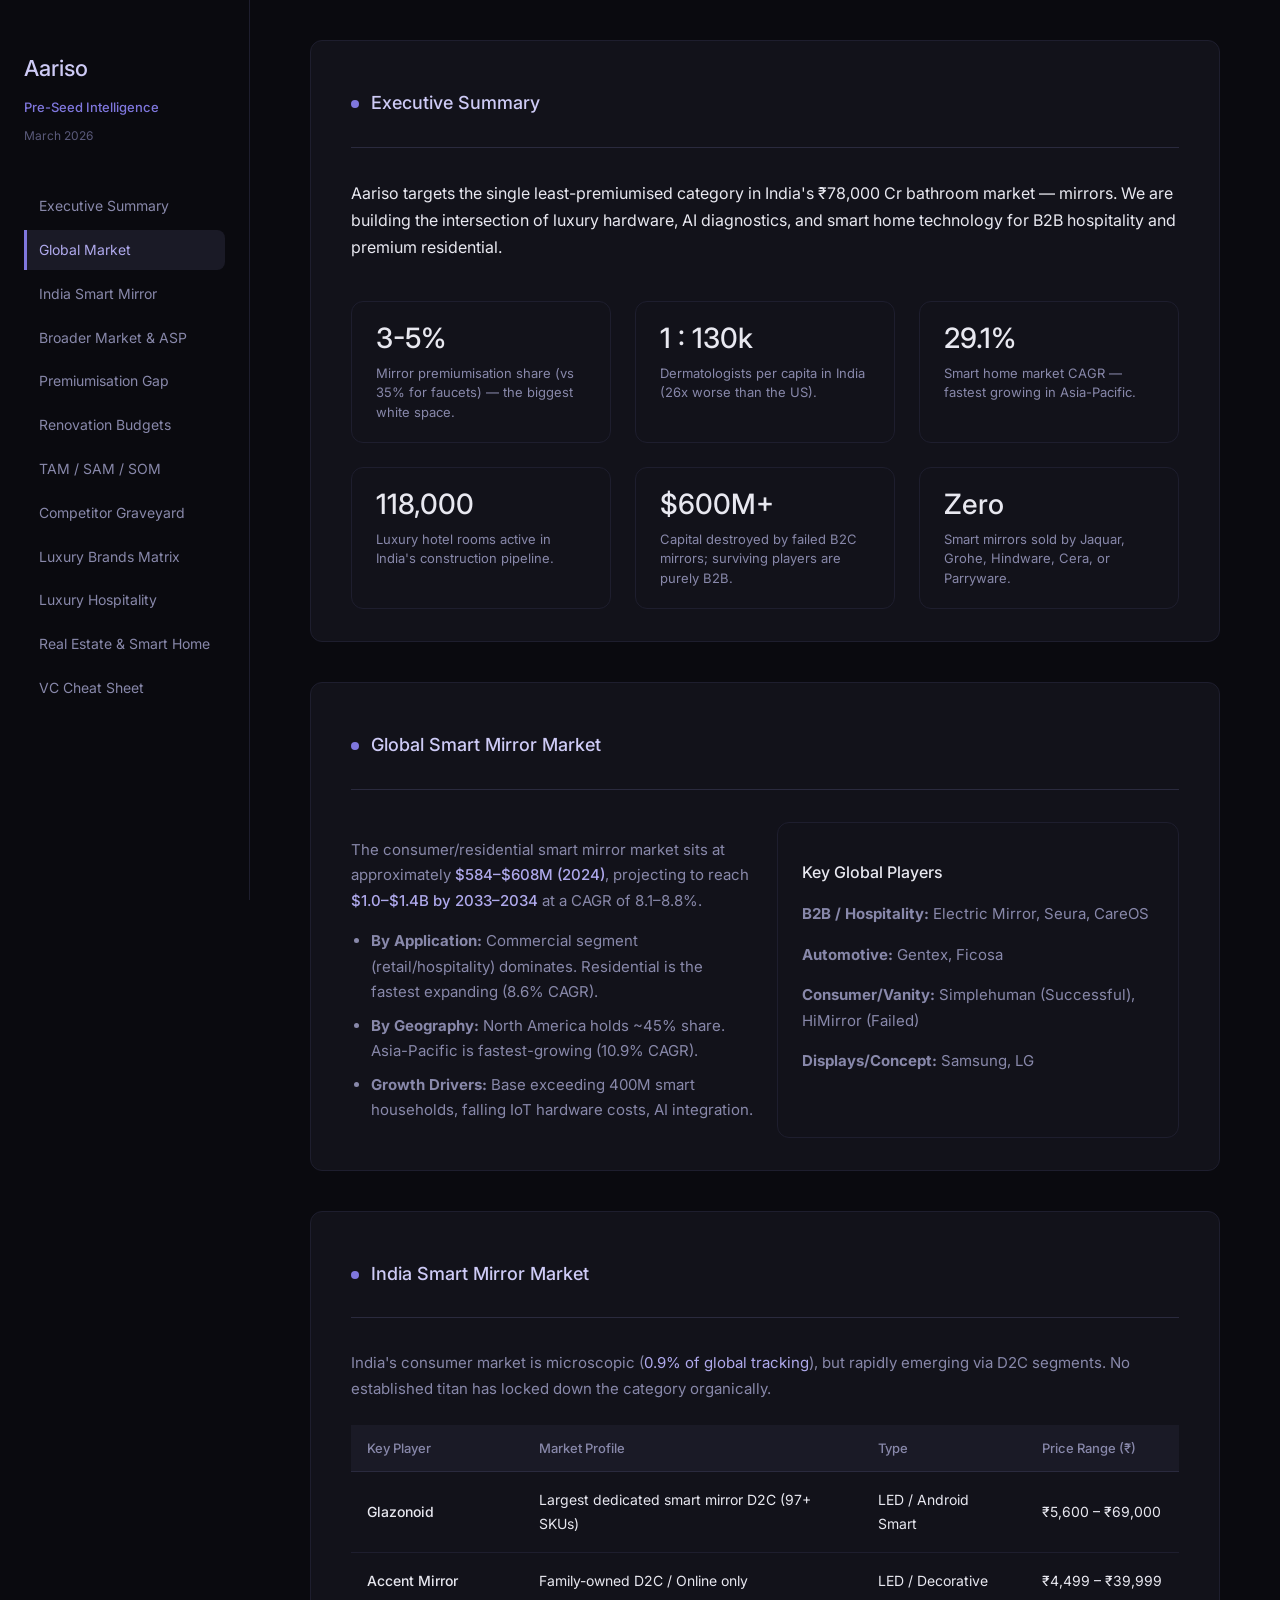
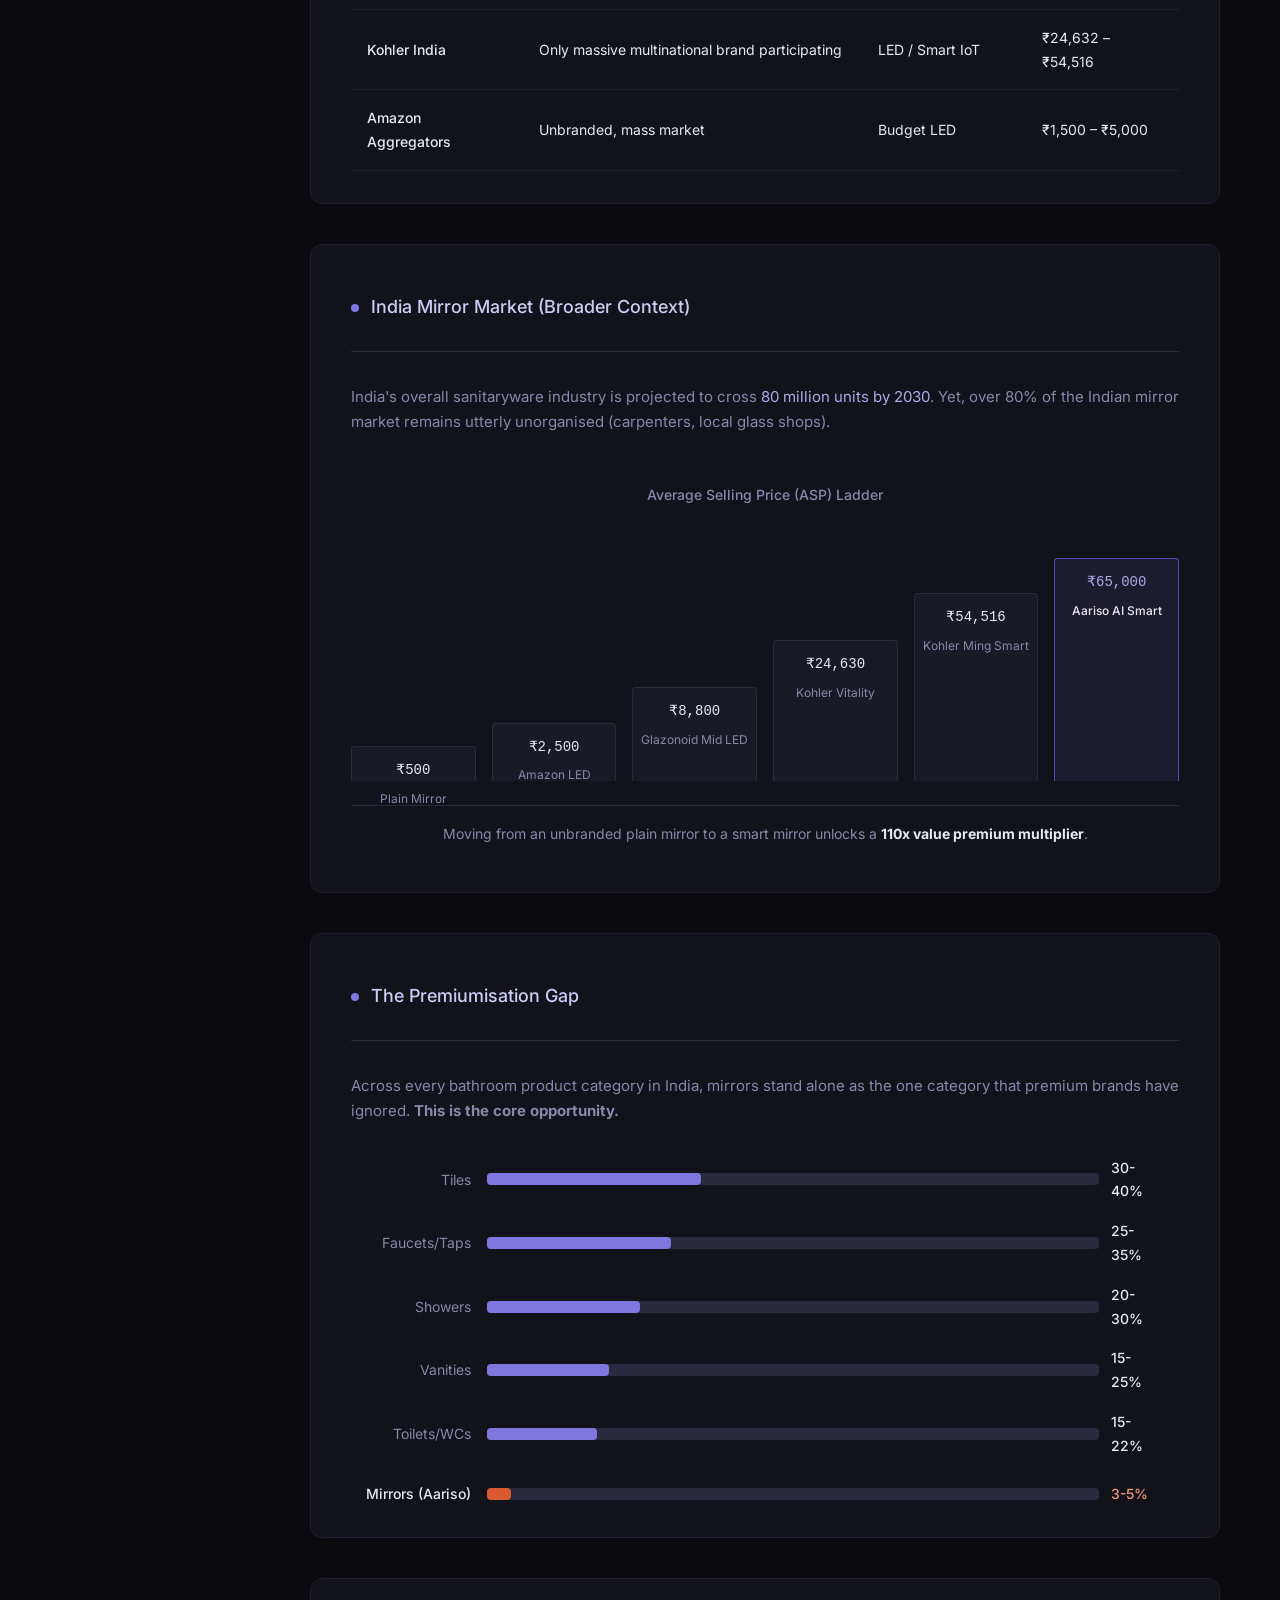
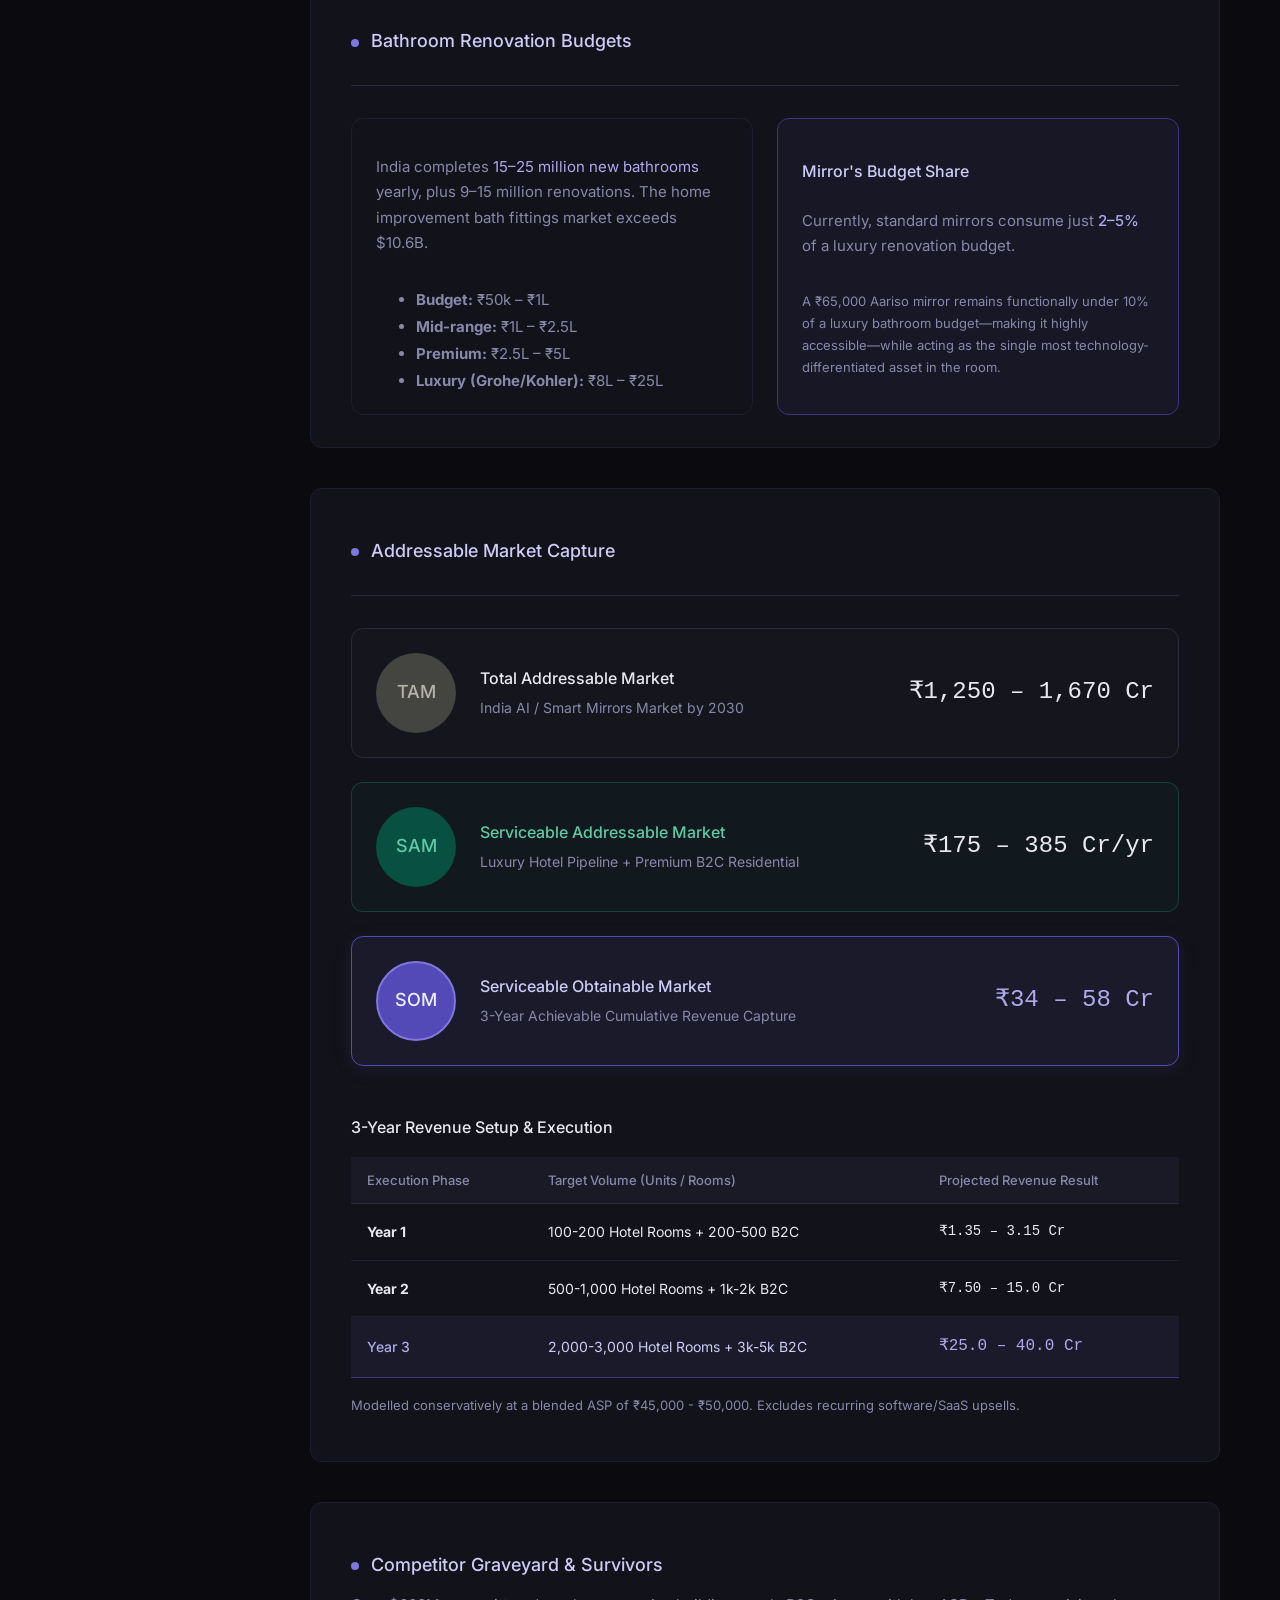
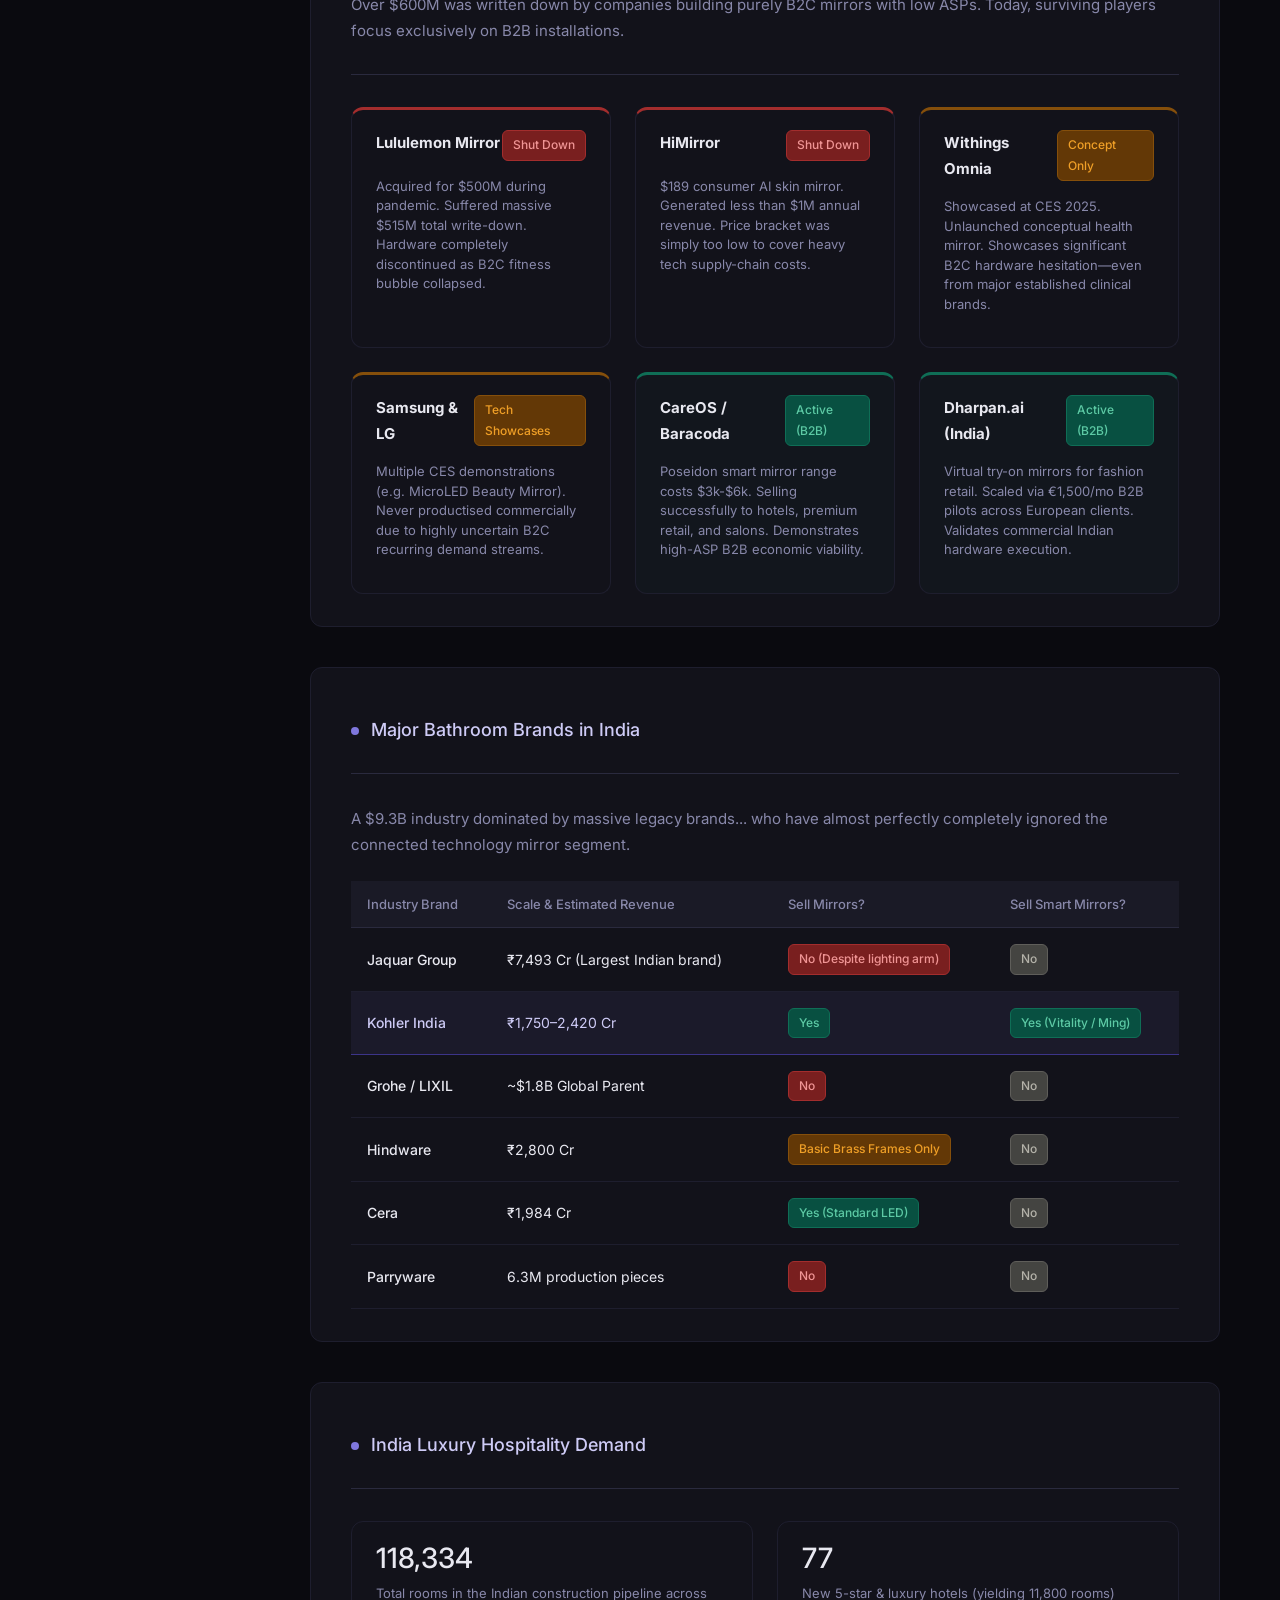
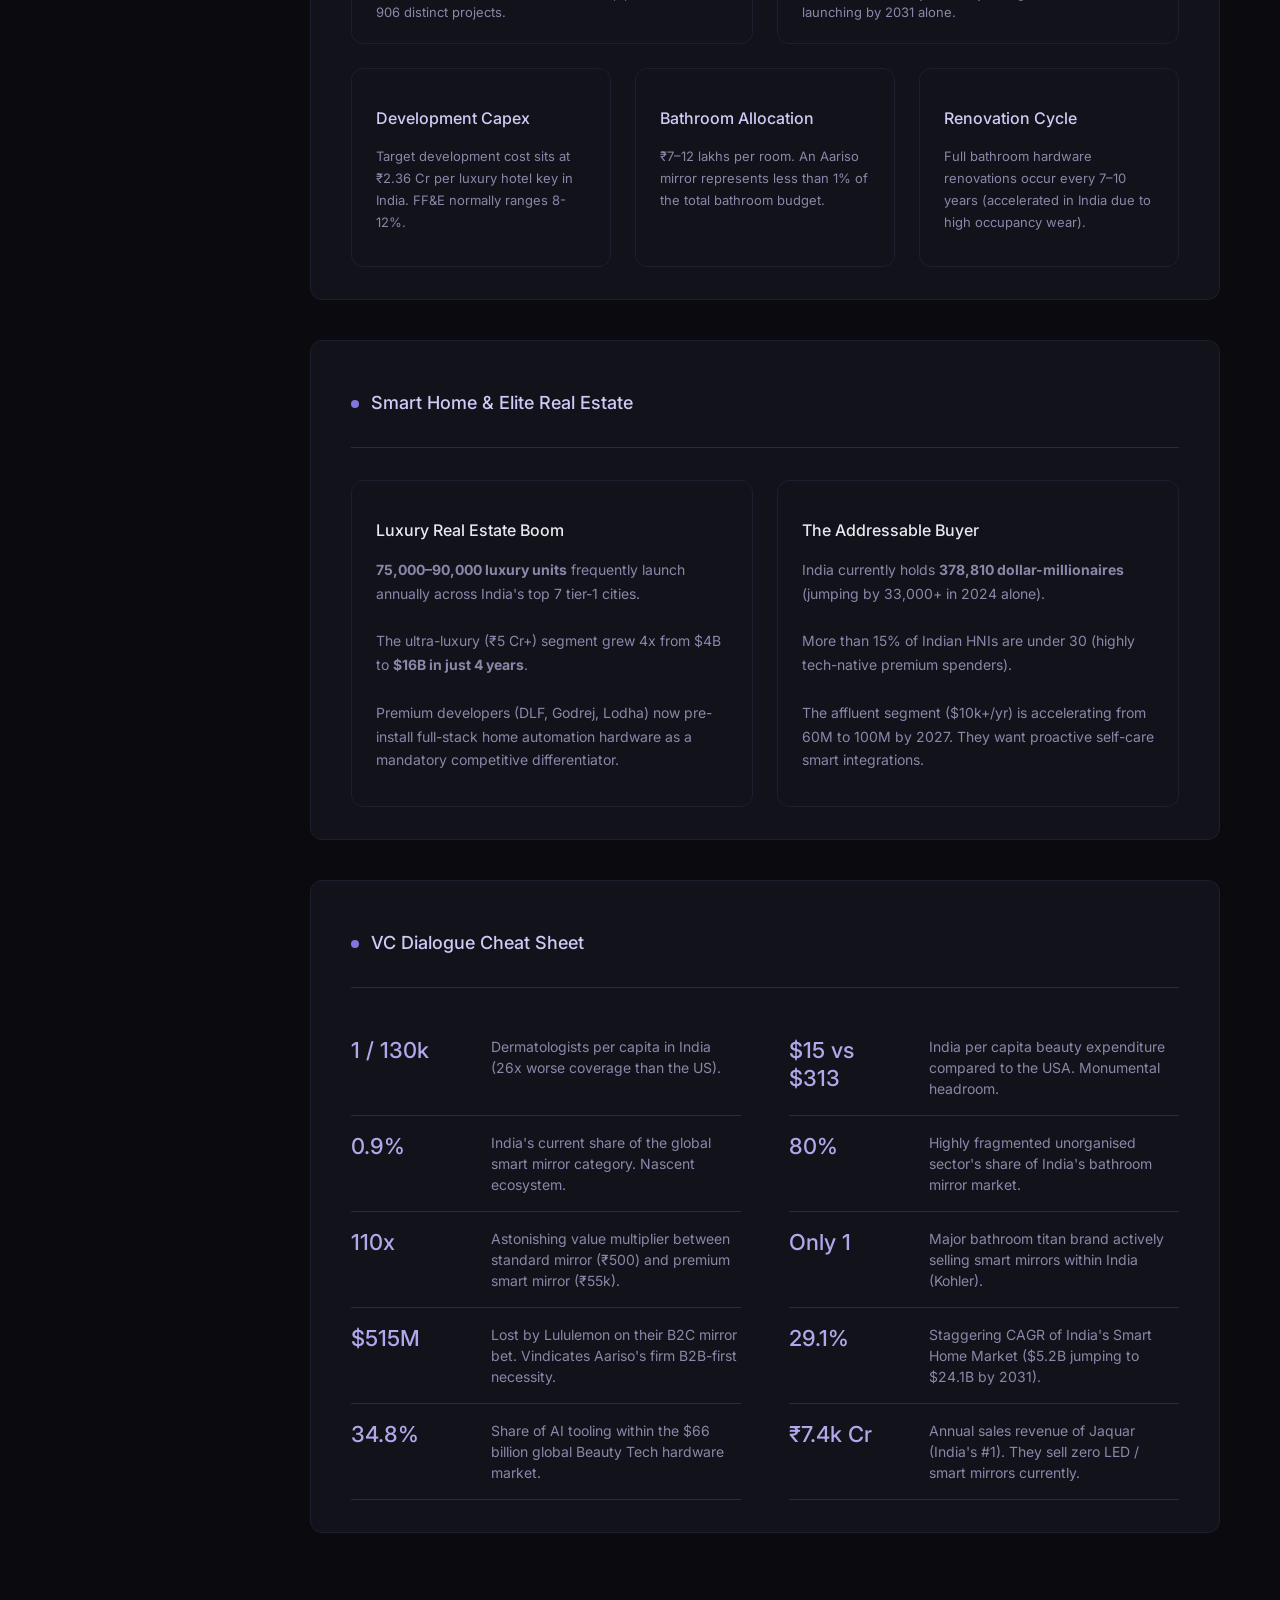
<file: aariso_vc_dashboard.html>
<!DOCTYPE html>
<html lang="en">
<head>
  <meta charset="UTF-8">
  <meta name="viewport" content="width=device-width, initial-scale=1.0">
  <title>Aariso — Pre-Seed Market Intelligence</title>
  <style>
    @import url('https://fonts.googleapis.com/css2?family=Inter:wght@400;500&display=swap');
    
    :root {
      /* Base Dark Theme (Anthropic Spec) */
      --bg-page:        #0a0a0f;
      --bg-card:        #12121a;
      --bg-card-hover:  #1a1a26;
      --border:         #1e1e2e;
      --border-em:      #2a2a3e;
      --text-primary:   #e8e8f0;
      --text-secondary: #8888aa;
      --text-tertiary:  #5a5a7a;

      /* Purple - Primary Brand, AI/Intelligence */
      --purple-50:  #EEEDFE; --purple-100: #CECBF6; --purple-200: #AFA9EC;
      --purple-400: #7F77DD; --purple-600: #534AB7; --purple-800: #3C3489; --purple-900: #26215C;

      /* Teal - Success, Growth */
      --teal-50:  #E1F5EE; --teal-100: #9FE1CB; --teal-200: #5DCAA5;
      --teal-400: #1D9E75; --teal-600: #0F6E56; --teal-800: #085041; --teal-900: #04342C;

      /* Coral - Soft warnings, outlier highlights */
      --coral-50:  #FAECE7; --coral-100: #F5C4B3; --coral-200: #F0997B;
      --coral-400: #D85A30; --coral-600: #993C1D; --coral-800: #712B13; --coral-900: #4A1B0C;

      /* Gray - Neutral, structural */
      --gray-50:  #F1EFE8; --gray-100: #D3D1C7; --gray-200: #B4B2A9;
      --gray-400: #888780; --gray-600: #5F5E5A; --gray-800: #444441; --gray-900: #2C2C2A;

      /* Amber - Caution, concept */
      --amber-50:  #FAEEDA; --amber-100: #FAC775; --amber-200: #EF9F27;
      --amber-400: #BA7517; --amber-600: #854F0B; --amber-800: #633806; --amber-900: #412402;

      /* Red - Error, shutdown */
      --red-50:  #FCEBEB; --red-100: #F7C1C1; --red-200: #F09595;
      --red-400: #E24B4A; --red-600: #A32D2D; --red-800: #791F1F; --red-900: #501313;
    }

    * { box-sizing: border-box; }

    body {
      margin: 0;
      font-family: 'Inter', system-ui, -apple-system, sans-serif;
      background-color: var(--bg-page);
      color: var(--text-primary);
      display: flex;
      line-height: 1.7;
      scroll-behavior: smooth;
      font-size: 15px; /* Anthropic body sizing */
      font-weight: 400;
    }

    /* Standard Component Typography */
    h1 { font-size: 22px; font-weight: 500; margin-bottom: 8px; color: var(--purple-100); }
    h2 { font-size: 18px; font-weight: 500; margin-bottom: 12px; color: var(--purple-100); }
    h3 { font-size: 16px; font-weight: 500; margin-bottom: 8px; color: var(--text-primary); }
    
    .text-sub { color: var(--text-secondary); }
    .text-primary-accent { color: var(--purple-200); }

    /* Sidebar Navigation */
    .sidebar {
      width: 250px;
      height: 100vh;
      position: fixed;
      left: 0;
      top: 0;
      padding: 32px 24px;
      border-right: 1px solid var(--border);
      background: var(--bg-page);
      overflow-y: auto;
      z-index: 100;
    }

    .sidebar-brand { margin-bottom: 40px; }
    .sidebar-subtitle { font-size: 13px; color: var(--purple-400); font-weight: 500;}

    nav ul { list-style: none; padding: 0; margin: 0; }
    nav li { margin-bottom: 4px; }
    nav a {
      color: var(--text-secondary);
      text-decoration: none;
      font-size: 14px;
      display: block;
      padding: 8px 12px;
      border-radius: 6px;
      transition: all 0.2s ease;
      border-left: 3px solid transparent;
    }
    nav a:hover, nav a.active {
      background: var(--bg-card-hover);
      border-left: 3px solid var(--purple-400);
      color: var(--purple-200);
      border-radius: 0 8px 8px 0;
    }

    /* Main Content Area */
    main {
      margin-left: 250px;
      padding: 40px 60px;
      max-width: 1200px;
      width: 100%;
    }

    .panel {
      background: var(--bg-card);
      border: 1px solid var(--border);
      border-radius: 12px;
      padding: 32px 40px;
      margin-bottom: 40px;
      
      /* Micro-animation prep setup */
      opacity: 0;
      transform: translateY(20px);
      transition: opacity 0.5s ease, transform 0.5s ease;
    }

    .panel.visible {
      opacity: 1;
      transform: translateY(0);
    }

    .panel-header {
      border-bottom: 1px solid var(--border-em);
      padding-bottom: 16px;
      margin-bottom: 32px;
    }
    .panel h2::before {
      content: '';
      display: inline-block;
      width: 8px;
      height: 8px;
      border-radius: 50%;
      background: var(--purple-400);
      margin-right: 12px;
      vertical-align: middle;
    }

    /* Layout Grids */
    .grid-2 { display: grid; grid-template-columns: 1fr 1fr; gap: 24px; }
    .grid-3 { display: grid; grid-template-columns: repeat(3, 1fr); gap: 24px; }
    
    .data-card {
      background: var(--bg-card);
      border: 1px solid var(--border);
      border-radius: 12px;
      padding: 20px 24px;
      transition: background 0.2s;
    }
    .data-card:hover {
      background: var(--bg-card-hover);
    }
    
    /* Stat / Metric Display */
    .stat-label { font-size: 13px; color: var(--text-secondary); margin-top: 8px; line-height: 1.5; }
    .stat-value { font-size: 28px; font-weight: 500; color: var(--text-primary); line-height: 1.2; }
    .stat-accent { color: var(--purple-200); }

    /* Tables */
    .modern-table {
      width: 100%;
      border-collapse: collapse;
      margin-top: 16px;
    }
    .modern-table th {
      background: var(--bg-card-hover);
      color: var(--text-secondary);
      font-size: 13px;
      font-weight: 500;
      text-align: left;
      padding: 12px 16px;
      border-bottom: 1px solid var(--border-em);
    }
    .modern-table td {
      padding: 16px;
      border-bottom: 1px solid var(--border);
      font-size: 14px;
      color: var(--text-primary);
    }
    .modern-table tbody tr:hover td {
      background: rgba(127, 119, 221, 0.04);
    }
    .row-highlight td {
      background: rgba(127, 119, 221, 0.08);
      border-bottom: 1px solid var(--purple-800);
    }

    /* Badges */
    .badge {
      display: inline-block;
      padding: 4px 10px;
      border-radius: 6px;
      font-size: 12px;
      font-weight: 500;
    }
    .badge-red { background: var(--red-800); color: var(--red-200); border: 1px solid var(--red-600); }
    .badge-amber { background: var(--amber-800); color: var(--amber-200); border: 1px solid var(--amber-600); }
    .badge-green { background: var(--teal-800); color: var(--teal-200); border: 1px solid var(--teal-600); }
    .badge-gray { background: var(--gray-800); color: var(--gray-200); border: 1px solid var(--gray-600); }

    /* CSS Horizontal Bar Chart (Replaced Chart.js) */
    .bar-chart {
      margin-top: 32px;
      display: flex;
      flex-direction: column;
      gap: 16px;
      max-width: 800px;
    }
    .bar-row {
      display: flex;
      align-items: center;
      gap: 16px;
    }
    .bar-label {
      width: 120px;
      font-size: 14px;
      color: var(--text-secondary);
      text-align: right;
    }
    .bar-track-wrapper {
      flex: 1;
      display: flex;
      align-items: center;
      gap: 12px;
    }
    .bar-track {
      background: var(--border-em);
      border-radius: 4px;
      height: 12px;
      flex: 1;
      position: relative;
    }
    .bar-fill {
      background: var(--purple-400);
      border-radius: 4px;
      height: 12px;
      position: absolute;
      left: 0;
      top: 0;
    }
    .bar-outlier {
      background: var(--coral-400);
    }
    .bar-value {
      width: 40px;
      font-size: 14px;
      font-weight: 500;
      color: var(--text-primary);
    }

    /* Refactored Non-Overlapping Nested Circles / Pipeline for TAM/SAM/SOM */
    .market-pipeline {
      display: flex;
      flex-direction: column;
      gap: 24px;
      margin: 32px 0;
    }
    .market-stage {
      display: flex;
      align-items: center;
      gap: 24px;
      padding: 24px;
      border-radius: 12px;
      border: 1px solid var(--border-em);
      position: relative;
    }
    .market-stage.tam { background: rgba(89, 94, 90, 0.05); }
    .market-stage.sam { background: rgba(29, 158, 117, 0.05); border-color: rgba(29, 158, 117, 0.3); }
    .market-stage.som { background: rgba(127, 119, 221, 0.08); border-color: var(--purple-600); box-shadow: 0 4px 20px rgba(127, 119, 221, 0.1); }
    
    .stage-circle {
      width: 80px;
      height: 80px;
      border-radius: 50%;
      display: flex;
      align-items: center;
      justify-content: center;
      font-weight: 500;
      font-size: 18px;
    }
    .tam .stage-circle { background: var(--gray-800); color: var(--gray-200); }
    .sam .stage-circle { background: var(--teal-800); color: var(--teal-200); }
    .som .stage-circle { background: var(--purple-600); color: var(--purple-50); border: 2px solid var(--purple-400); }
    
    .stage-details h3 { margin: 0 0 4px 0; font-size: 16px; }
    .stage-details p { margin: 0; font-size: 14px; color: var(--text-secondary); }
    .stage-value {
      margin-left: auto;
      font-size: 24px;
      font-weight: 500;
      font-family: monospace;
      color: var(--text-primary);
    }
    .som .stage-value { color: var(--purple-200); }

    /* VC Cheat Sheet */
    .cheat-sheet-grid { display: grid; grid-template-columns: 1fr 1fr; gap: 0 48px; }
    .fact-item {
      display: flex;
      gap: 20px;
      padding: 16px 0;
      border-bottom: 1px solid var(--border-em);
      align-items: flex-start;
    }
    .fact-metric {
      font-size: 22px;
      font-weight: 500;
      color: var(--purple-200);
      min-width: 120px;
      line-height: 1.3;
    }
    .fact-context { font-size: 14px; color: var(--text-secondary); line-height: 1.5; }

    /* Price Ladder */
    .ladder { display: flex; align-items: flex-end; gap: 16px; margin-top: 40px; height: 260px; padding-bottom: 24px; border-bottom: 1px solid var(--border-em); }
    .ladder-bar { flex: 1; background: var(--bg-card-hover); border: 1px solid var(--border-em); border-bottom: none; border-radius: 4px 4px 0 0; position: relative; display: flex; flex-direction: column; align-items: center; padding-top: 12px; text-align: center; transition: background 0.2s; }
    .ladder-bar.aariso { background: rgba(127, 119, 221, 0.1); border-color: var(--purple-600); }
    .ladder-price { color: var(--text-primary); font-family: monospace; font-size: 14px; font-weight: 500; margin-bottom: 8px; }
    .ladder-label { font-size: 12px; color: var(--text-secondary); width: 90%; line-height: 1.3; }

    /* Responsive */
    @media (max-width: 1024px) {
      .sidebar { width: 220px; padding: 24px 16px; }
      main { margin-left: 220px; padding: 32px; }
    }
    @media (max-width: 768px) {
      body { flex-direction: column; }
      .sidebar { width: 100%; height: auto; position: static; padding: 20px; border-right: none; border-bottom: 1px solid var(--border); }
      main { margin-left: 0; padding: 20px; }
      .grid-2, .grid-3, .cheat-sheet-grid { grid-template-columns: 1fr; }
      .market-stage { flex-direction: column; text-align: center; }
      .stage-value { margin-left: 0; margin-top: 12px; }
    }
  </style>
</head>
<body>

  <!-- Sidebar -->
  <aside class="sidebar">
    <div class="sidebar-brand">
      <h1>Aariso</h1>
      <div class="sidebar-subtitle">Pre-Seed Intelligence</div>
      <div style="font-size: 12px; color: var(--text-tertiary); margin-top: 8px;">March 2026</div>
    </div>
    <nav>
      <ul id="nav-menu">
        <li><a href="#exec-summary" class="active">Executive Summary</a></li>
        <li><a href="#global-market">Global Market</a></li>
        <li><a href="#india-market">India Smart Mirror</a></li>
        <li><a href="#broader-market">Broader Market & ASP</a></li>
        <li><a href="#premiumisation-gap">Premiumisation Gap</a></li>
        <li><a href="#renovation-market">Renovation Budgets</a></li>
        <li><a href="#tam-sam-som">TAM / SAM / SOM</a></li>
        <li><a href="#competitor-graveyard">Competitor Graveyard</a></li>
        <li><a href="#luxury-brands">Luxury Brands Matrix</a></li>
        <li><a href="#hospitality">Luxury Hospitality</a></li>
        <li><a href="#real-estate">Real Estate & Smart Home</a></li>
        <li><a href="#cheat-sheet">VC Cheat Sheet</a></li>
      </ul>
    </nav>
  </aside>

  <!-- Main Content -->
  <main>

    <!-- 1. Executive Summary -->
    <section id="exec-summary" class="panel">
      <div class="panel-header">
        <h2>Executive Summary</h2>
      </div>
      <p style="font-size: 16px; margin-bottom: 40px; max-width: 900px; color: var(--text-primary);">
        Aariso targets the single least-premiumised category in India's ₹78,000 Cr bathroom market — mirrors. We are building the intersection of luxury hardware, AI diagnostics, and smart home technology for B2B hospitality and premium residential.
      </p>
      
      <div class="grid-3">
        <div class="data-card">
          <div class="stat-value text-primary-accent">3-5%</div>
          <div class="stat-label">Mirror premiumisation share (vs 35% for faucets) — the biggest white space.</div>
        </div>
        <div class="data-card">
          <div class="stat-value text-primary-accent">1 : 130k</div>
          <div class="stat-label">Dermatologists per capita in India (26x worse than the US).</div>
        </div>
        <div class="data-card">
          <div class="stat-value text-primary-accent">29.1%</div>
          <div class="stat-label">Smart home market CAGR — fastest growing in Asia-Pacific.</div>
        </div>
        <div class="data-card">
          <div class="stat-value text-primary-accent">118,000</div>
          <div class="stat-label">Luxury hotel rooms active in India's construction pipeline.</div>
        </div>
        <div class="data-card">
          <div class="stat-value text-primary-accent">$600M+</div>
          <div class="stat-label">Capital destroyed by failed B2C mirrors; surviving players are purely B2B.</div>
        </div>
        <div class="data-card">
          <div class="stat-value text-primary-accent">Zero</div>
          <div class="stat-label">Smart mirrors sold by Jaquar, Grohe, Hindware, Cera, or Parryware.</div>
        </div>
      </div>
    </section>

    <!-- 2. Global Smart Mirror Market -->
    <section id="global-market" class="panel">
      <div class="panel-header">
        <h2>Global Smart Mirror Market</h2>
      </div>
      <div class="grid-2">
        <div>
          <p class="text-sub">The consumer/residential smart mirror market sits at approximately <span class="text-primary-accent" style="font-weight: 500;">$584–$608M (2024)</span>, projecting to reach <span class="text-primary-accent" style="font-weight: 500;">$1.0–$1.4B by 2033–2034</span> at a CAGR of 8.1–8.8%.</p>
          <ul class="text-sub" style="padding-left: 20px;">
            <li style="margin-bottom: 8px;"><strong>By Application:</strong> Commercial segment (retail/hospitality) dominates. Residential is the fastest expanding (8.6% CAGR).</li>
            <li style="margin-bottom: 8px;"><strong>By Geography:</strong> North America holds ~45% share. Asia-Pacific is fastest-growing (10.9% CAGR).</li>
            <li><strong>Growth Drivers:</strong> Base exceeding 400M smart households, falling IoT hardware costs, AI integration.</li>
          </ul>
        </div>
        <div class="data-card">
          <h3>Key Global Players</h3>
          <p class="text-sub" style="margin-bottom: 8px;"><strong>B2B / Hospitality:</strong> Electric Mirror, Seura, CareOS</p>
          <p class="text-sub" style="margin-bottom: 8px;"><strong>Automotive:</strong> Gentex, Ficosa</p>
          <p class="text-sub" style="margin-bottom: 8px;"><strong>Consumer/Vanity:</strong> Simplehuman (Successful), HiMirror (Failed)</p>
          <p class="text-sub" style="margin-bottom: 0;"><strong>Displays/Concept:</strong> Samsung, LG</p>
        </div>
      </div>
    </section>

    <!-- 3. India Smart Mirror Market -->
    <section id="india-market" class="panel">
      <div class="panel-header">
        <h2>India Smart Mirror Market</h2>
      </div>
      <p class="text-sub" style="margin-bottom: 24px;">India's consumer market is microscopic (<span class="text-primary-accent">0.9% of global tracking</span>), but rapidly emerging via D2C segments. No established titan has locked down the category organically.</p>
      
      <table class="modern-table">
        <thead>
          <tr>
            <th>Key Player</th>
            <th>Market Profile</th>
            <th>Type</th>
            <th>Price Range (₹)</th>
          </tr>
        </thead>
        <tbody>
          <tr>
            <td style="font-weight: 500;">Glazonoid</td>
            <td>Largest dedicated smart mirror D2C (97+ SKUs)</td>
            <td>LED / Android Smart</td>
            <td class="text-primary-accent">₹5,600 – ₹69,000</td>
          </tr>
          <tr>
            <td style="font-weight: 500;">Accent Mirror</td>
            <td>Family-owned D2C / Online only</td>
            <td>LED / Decorative</td>
            <td class="text-primary-accent">₹4,499 – ₹39,999</td>
          </tr>
          <tr>
            <td style="font-weight: 500;">Kohler India</td>
            <td>Only massive multinational brand participating</td>
            <td>LED / Smart IoT</td>
            <td class="text-primary-accent">₹24,632 – ₹54,516</td>
          </tr>
          <tr>
            <td style="font-weight: 500;">Amazon Aggregators</td>
            <td>Unbranded, mass market</td>
            <td>Budget LED</td>
            <td class="text-primary-accent">₹1,500 – ₹5,000</td>
          </tr>
        </tbody>
      </table>
    </section>

    <!-- 4. India Mirror Market (Broader) -->
    <section id="broader-market" class="panel">
      <div class="panel-header">
        <h2>India Mirror Market (Broader Context)</h2>
      </div>
      <p class="text-sub">India's overall sanitaryware industry is projected to cross <span class="text-primary-accent">80 million units by 2030</span>. Yet, over 80% of the Indian mirror market remains utterly unorganised (carpenters, local glass shops).</p>
      
      <h3 style="margin-top: 48px; text-align: center; color: var(--text-secondary); font-size: 14px;">Average Selling Price (ASP) Ladder</h3>
      <div class="ladder">
        <!-- Rendered to simulate an exponential price curve visually -->
        <div class="ladder-bar" style="height: 15%;">
          <div class="ladder-price">₹500</div>
          <div class="ladder-label">Plain Mirror</div>
        </div>
        <div class="ladder-bar" style="height: 25%;">
          <div class="ladder-price">₹2,500</div>
          <div class="ladder-label">Amazon LED</div>
        </div>
        <div class="ladder-bar" style="height: 40%;">
          <div class="ladder-price">₹8,800</div>
          <div class="ladder-label">Glazonoid Mid LED</div>
        </div>
        <div class="ladder-bar" style="height: 60%;">
          <div class="ladder-price">₹24,630</div>
          <div class="ladder-label">Kohler Vitality</div>
        </div>
        <div class="ladder-bar" style="height: 80%;">
          <div class="ladder-price">₹54,516</div>
          <div class="ladder-label">Kohler Ming Smart</div>
        </div>
        <div class="ladder-bar aariso" style="height: 95%;">
          <div class="ladder-price" style="color: var(--purple-200);">₹65,000</div>
          <div class="ladder-label" style="color: var(--text-primary); font-weight: 500;">Aariso AI Smart</div>
        </div>
      </div>
      <p style="text-align: center; margin-top: 16px; color: var(--text-secondary); font-size: 14px;">
        Moving from an unbranded plain mirror to a smart mirror unlocks a <strong style="color:var(--text-primary)">110x value premium multiplier</strong>.
      </p>
    </section>

    <!-- 5. Premiumisation Gap (CSS Chart to ensure 100% rendering) -->
    <section id="premiumisation-gap" class="panel">
      <div class="panel-header">
        <h2>The Premiumisation Gap</h2>
      </div>
      <p class="text-sub" style="margin-bottom: 24px;">Across every bathroom product category in India, mirrors stand alone as the one category that premium brands have ignored. <strong>This is the core opportunity.</strong></p>
      
      <!-- CSS-only chart replacing JS Canvas -->
      <div class="bar-chart">
        <div class="bar-row">
          <div class="bar-label">Tiles</div>
          <div class="bar-track-wrapper">
             <div class="bar-track"><div class="bar-fill" style="width: 35%;"></div></div>
             <div class="bar-value">30-40%</div>
          </div>
        </div>
        <div class="bar-row">
          <div class="bar-label">Faucets/Taps</div>
          <div class="bar-track-wrapper">
             <div class="bar-track"><div class="bar-fill" style="width: 30%;"></div></div>
             <div class="bar-value">25-35%</div>
          </div>
        </div>
        <div class="bar-row">
          <div class="bar-label">Showers</div>
          <div class="bar-track-wrapper">
             <div class="bar-track"><div class="bar-fill" style="width: 25%;"></div></div>
             <div class="bar-value">20-30%</div>
          </div>
        </div>
        <div class="bar-row">
          <div class="bar-label">Vanities</div>
          <div class="bar-track-wrapper">
             <div class="bar-track"><div class="bar-fill" style="width: 20%;"></div></div>
             <div class="bar-value">15-25%</div>
          </div>
        </div>
        <div class="bar-row">
          <div class="bar-label">Toilets/WCs</div>
          <div class="bar-track-wrapper">
             <div class="bar-track"><div class="bar-fill" style="width: 18%;"></div></div>
             <div class="bar-value">15-22%</div>
          </div>
        </div>
        <div class="bar-row" style="margin-top: 8px;">
          <div class="bar-label" style="color: var(--text-primary); font-weight: 500;">Mirrors (Aariso)</div>
          <div class="bar-track-wrapper">
             <div class="bar-track"><div class="bar-fill bar-outlier" style="width: 4%;"></div></div>
             <div class="bar-value" style="color: var(--coral-200);">3-5%</div>
          </div>
        </div>
      </div>
    </section>

    <!-- 6. Bathroom Renovation Market -->
    <section id="renovation-market" class="panel">
      <div class="panel-header">
        <h2>Bathroom Renovation Budgets</h2>
      </div>
      <div class="grid-2" style="align-items: stretch;">
        <div class="data-card" style="display: flex; flex-direction: column; justify-content: center;">
          <p class="text-sub">India completes <span class="text-primary-accent">15–25 million new bathrooms</span> yearly, plus 9–15 million renovations. The home improvement bath fittings market exceeds $10.6B.</p>
          <ul class="text-sub" style="line-height: 1.8; margin-bottom: 0;">
            <li><strong>Budget:</strong> ₹50k – ₹1L</li>
            <li><strong>Mid-range:</strong> ₹1L – ₹2.5L</li>
            <li><strong>Premium:</strong> ₹2.5L – ₹5L</li>
            <li><strong>Luxury (Grohe/Kohler):</strong> ₹8L – ₹25L</li>
          </ul>
        </div>
        <div class="data-card" style="display: flex; flex-direction: column; justify-content: center; background: rgba(127, 119, 221, 0.05); border-color: var(--purple-800);">
          <h3 style="color: var(--purple-100);">Mirror's Budget Share</h3>
          <p class="text-sub">Currently, standard mirrors consume just <span class="text-primary-accent" style="font-weight: 500;">2–5%</span> of a luxury renovation budget.</p>
          <p class="text-sub" style="font-size: 13px; margin-top: 16px;">
            A ₹65,000 Aariso mirror remains functionally under 10% of a luxury bathroom budget—making it highly accessible—while acting as the single most technology-differentiated asset in the room.
          </p>
        </div>
      </div>
    </section>

    <!-- 7. TAM / SAM / SOM (Redesigned Non-Overlapping Pipeline) -->
    <section id="tam-sam-som" class="panel">
      <div class="panel-header">
        <h2>Addressable Market Capture</h2>
      </div>
      
      <div class="market-pipeline">
        <div class="market-stage tam">
          <div class="stage-circle">TAM</div>
          <div class="stage-details">
            <h3>Total Addressable Market</h3>
            <p>India AI / Smart Mirrors Market by 2030</p>
          </div>
          <div class="stage-value">₹1,250 – 1,670 Cr</div>
        </div>

        <div class="market-stage sam">
          <div class="stage-circle">SAM</div>
          <div class="stage-details">
            <h3 style="color: var(--teal-200);">Serviceable Addressable Market</h3>
            <p>Luxury Hotel Pipeline + Premium B2C Residential</p>
          </div>
          <div class="stage-value text-teal">₹175 – 385 Cr/yr</div>
        </div>

        <div class="market-stage som">
          <div class="stage-circle">SOM</div>
          <div class="stage-details">
            <h3 style="color: var(--purple-100);">Serviceable Obtainable Market</h3>
            <p>3-Year Achievable Cumulative Revenue Capture</p>
          </div>
          <div class="stage-value">₹34 – 58 Cr</div>
        </div>
      </div>
        
      <h3 style="margin-top: 48px;">3-Year Revenue Setup & Execution</h3>
      <table class="modern-table">
        <thead>
          <tr>
            <th>Execution Phase</th>
            <th>Target Volume (Units / Rooms)</th>
            <th>Projected Revenue Result</th>
          </tr>
        </thead>
        <tbody>
          <tr>
            <td><strong>Year 1</strong></td>
            <td>100-200 Hotel Rooms + 200-500 B2C</td>
            <td style="color:var(--text-primary); font-family: monospace;">₹1.35 – 3.15 Cr</td>
          </tr>
          <tr>
            <td><strong>Year 2</strong></td>
            <td>500-1,000 Hotel Rooms + 1k-2k B2C</td>
            <td style="color:var(--text-primary); font-family: monospace;">₹7.50 – 15.0 Cr</td>
          </tr>
          <tr class="row-highlight">
            <td style="color: var(--purple-200); font-weight: 500;">Year 3</td>
            <td style="color: var(--purple-100);">2,000-3,000 Hotel Rooms + 3k-5k B2C</td>
            <td style="color: var(--purple-200); font-weight: 500; font-family: monospace; font-size: 16px;">₹25.0 – 40.0 Cr</td>
          </tr>
        </tbody>
      </table>
      <p class="text-sub" style="font-size: 13px; margin-top: 16px;">
        Modelled conservatively at a blended ASP of ₹45,000 - ₹50,000. Excludes recurring software/SaaS upsells.
      </p>
    </section>

    <!-- 8. Competitor Graveyard -->
    <section id="competitor-graveyard" class="panel">
      <div class="panel-header">
        <h2>Competitor Graveyard & Survivors</h2>
        <p class="text-sub" style="margin-top: 8px;">
          Over $600M was written down by companies building purely B2C mirrors with low ASPs. Today, surviving players focus exclusively on B2B installations.
        </p>
      </div>
      
      <div class="grid-3">
        <!-- Dead -->
        <div class="data-card" style="border-top: 3px solid var(--red-600);">
          <div style="display: flex; justify-content: space-between; margin-bottom: 16px;">
            <strong style="color: var(--text-primary)">Lululemon Mirror</strong>
            <span class="badge badge-red">Shut Down</span>
          </div>
          <p class="text-sub" style="font-size: 13px; line-height: 1.5;">Acquired for $500M during pandemic. Suffered massive $515M total write-down. Hardware completely discontinued as B2C fitness bubble collapsed.</p>
        </div>
        
        <div class="data-card" style="border-top: 3px solid var(--red-600);">
          <div style="display: flex; justify-content: space-between; margin-bottom: 16px;">
            <strong style="color: var(--text-primary)">HiMirror</strong>
            <span class="badge badge-red">Shut Down</span>
          </div>
          <p class="text-sub" style="font-size: 13px; line-height: 1.5;">$189 consumer AI skin mirror. Generated less than $1M annual revenue. Price bracket was simply too low to cover heavy tech supply-chain costs.</p>
        </div>
        
        <!-- Ambiguous / Concept -->
        <div class="data-card" style="border-top: 3px solid var(--amber-600);">
          <div style="display: flex; justify-content: space-between; margin-bottom: 16px;">
            <strong style="color: var(--text-primary)">Withings Omnia</strong>
            <span class="badge badge-amber">Concept Only</span>
          </div>
          <p class="text-sub" style="font-size: 13px; line-height: 1.5;">Showcased at CES 2025. Unlaunched conceptual health mirror. Showcases significant B2C hardware hesitation—even from major established clinical brands.</p>
        </div>
        
        <div class="data-card" style="border-top: 3px solid var(--amber-600);">
          <div style="display: flex; justify-content: space-between; margin-bottom: 16px;">
            <strong style="color: var(--text-primary)">Samsung & LG</strong>
            <span class="badge badge-amber">Tech Showcases</span>
          </div>
          <p class="text-sub" style="font-size: 13px; line-height: 1.5;">Multiple CES demonstrations (e.g. MicroLED Beauty Mirror). Never productised commercially due to highly uncertain B2C recurring demand streams.</p>
        </div>
        
        <!-- Active B2B -->
        <div class="data-card" style="border-top: 3px solid var(--teal-600); background: rgba(29, 158, 117, 0.03);">
          <div style="display: flex; justify-content: space-between; margin-bottom: 16px;">
            <strong style="color: var(--text-primary)">CareOS / Baracoda</strong>
            <span class="badge badge-green">Active (B2B)</span>
          </div>
          <p class="text-sub" style="font-size: 13px; line-height: 1.5;">Poseidon smart mirror range costs $3k-$6k. Selling successfully to hotels, premium retail, and salons. Demonstrates high-ASP B2B economic viability.</p>
        </div>
        
        <div class="data-card" style="border-top: 3px solid var(--teal-600); background: rgba(29, 158, 117, 0.03);">
          <div style="display: flex; justify-content: space-between; margin-bottom: 16px;">
            <strong style="color: var(--text-primary)">Dharpan.ai (India)</strong>
            <span class="badge badge-green">Active (B2B)</span>
          </div>
          <p class="text-sub" style="font-size: 13px; line-height: 1.5;">Virtual try-on mirrors for fashion retail. Scaled via €1,500/mo B2B pilots across European clients. Validates commercial Indian hardware execution.</p>
        </div>
      </div>
    </section>

    <!-- 9. Luxury Brands -->
    <section id="luxury-brands" class="panel">
      <div class="panel-header">
        <h2>Major Bathroom Brands in India</h2>
      </div>
      <p class="text-sub" style="margin-bottom: 24px;">A $9.3B industry dominated by massive legacy brands... who have almost perfectly completely ignored the connected technology mirror segment.</p>
      
      <table class="modern-table">
        <thead>
          <tr>
            <th>Industry Brand</th>
            <th>Scale & Estimated Revenue</th>
            <th>Sell Mirrors?</th>
            <th>Sell Smart Mirrors?</th>
          </tr>
        </thead>
        <tbody>
          <tr>
            <td style="color: var(--text-primary); font-weight: 500;">Jaquar Group</td>
            <td>₹7,493 Cr (Largest Indian brand)</td>
            <td><span class="badge badge-red">No (Despite lighting arm)</span></td>
            <td><span class="badge badge-gray">No</span></td>
          </tr>
          <tr class="row-highlight">
            <td style="color: var(--purple-100); font-weight: 500;">Kohler India</td>
            <td style="color: var(--purple-100);">₹1,750–2,420 Cr</td>
            <td><span class="badge badge-green">Yes</span></td>
            <td><span class="badge badge-green">Yes (Vitality / Ming)</span></td>
          </tr>
          <tr>
            <td style="color: var(--text-primary); font-weight: 500;">Grohe / LIXIL</td>
            <td>~$1.8B Global Parent</td>
            <td><span class="badge badge-red">No</span></td>
            <td><span class="badge badge-gray">No</span></td>
          </tr>
          <tr>
            <td style="color: var(--text-primary); font-weight: 500;">Hindware</td>
            <td>₹2,800 Cr</td>
            <td><span class="badge badge-amber">Basic Brass Frames Only</span></td>
            <td><span class="badge badge-gray">No</span></td>
          </tr>
          <tr>
            <td style="color: var(--text-primary); font-weight: 500;">Cera</td>
            <td>₹1,984 Cr</td>
            <td><span class="badge badge-green">Yes (Standard LED)</span></td>
            <td><span class="badge badge-gray">No</span></td>
          </tr>
          <tr>
            <td style="color: var(--text-primary); font-weight: 500;">Parryware</td>
            <td>6.3M production pieces</td>
            <td><span class="badge badge-red">No</span></td>
            <td><span class="badge badge-gray">No</span></td>
          </tr>
        </tbody>
      </table>
    </section>

    <!-- 10. Hospitality -->
    <section id="hospitality" class="panel">
      <div class="panel-header">
        <h2>India Luxury Hospitality Demand</h2>
      </div>
      <div class="grid-2">
        <div class="data-card">
          <div class="stat-value text-primary-accent">118,334</div>
          <div class="stat-label">Total rooms in the Indian construction pipeline across 906 distinct projects.</div>
        </div>
        <div class="data-card">
          <div class="stat-value text-primary-accent">77</div>
          <div class="stat-label">New 5-star & luxury hotels (yielding 11,800 rooms) launching by 2031 alone.</div>
        </div>
      </div>
      
      <div class="grid-3" style="margin-top: 24px">
        <div class="data-card">
          <h3 style="color: var(--purple-100);">Development Capex</h3>
          <p class="text-sub" style="font-size: 13px;">Target development cost sits at ₹2.36 Cr per luxury hotel key in India. FF&E normally ranges 8-12%.</p>
        </div>
        <div class="data-card">
          <h3 style="color: var(--purple-100);">Bathroom Allocation</h3>
          <p class="text-sub" style="font-size: 13px;">₹7–12 lakhs per room. An Aariso mirror represents less than 1% of the total bathroom budget.</p>
        </div>
        <div class="data-card">
          <h3 style="color: var(--purple-100);">Renovation Cycle</h3>
          <p class="text-sub" style="font-size: 13px;">Full bathroom hardware renovations occur every 7–10 years (accelerated in India due to high occupancy wear).</p>
        </div>
      </div>
    </section>

    <!-- 11. Real Estate -->
    <section id="real-estate" class="panel">
      <div class="panel-header">
        <h2>Smart Home & Elite Real Estate</h2>
      </div>
      <div class="grid-2">
        <div class="data-card">
          <h3 style="color: var(--text-primary);">Luxury Real Estate Boom</h3>
          <p class="text-sub" style="font-size: 14px;">
            <strong>75,000–90,000 luxury units</strong> frequently launch annually across India's top 7 tier-1 cities.<br><br>
            The ultra-luxury (₹5 Cr+) segment grew 4x from $4B to <strong>$16B in just 4 years</strong>.<br><br>
            Premium developers (DLF, Godrej, Lodha) now pre-install full-stack home automation hardware as a mandatory competitive differentiator.
          </p>
        </div>
        <div class="data-card">
          <h3 style="color: var(--text-primary);">The Addressable Buyer</h3>
          <p class="text-sub" style="font-size: 14px;">
            India currently holds <strong>378,810 dollar-millionaires</strong> (jumping by 33,000+ in 2024 alone).<br><br>
            More than 15% of Indian HNIs are under 30 (highly tech-native premium spenders).<br><br>
            The affluent segment ($10k+/yr) is accelerating from 60M to 100M by 2027. They want proactive self-care smart integrations.
          </p>
        </div>
      </div>
    </section>

    <!-- 12. VC Cheat Sheet -->
    <section id="cheat-sheet" class="panel">
      <div class="panel-header">
        <h2>VC Dialogue Cheat Sheet</h2>
      </div>
      <div class="cheat-sheet-grid">
        
        <div class="fact-item">
          <div class="fact-metric">1 / 130k</div>
          <div class="fact-context">Dermatologists per capita in India (26x worse coverage than the US).</div>
        </div>
        <div class="fact-item">
          <div class="fact-metric">$15 vs $313</div>
          <div class="fact-context">India per capita beauty expenditure compared to the USA. Monumental headroom.</div>
        </div>
        <div class="fact-item">
          <div class="fact-metric">0.9%</div>
          <div class="fact-context">India's current share of the global smart mirror category. Nascent ecosystem.</div>
        </div>
        <div class="fact-item">
          <div class="fact-metric">80%</div>
          <div class="fact-context">Highly fragmented unorganised sector's share of India's bathroom mirror market.</div>
        </div>
        <div class="fact-item">
          <div class="fact-metric">110x</div>
          <div class="fact-context">Astonishing value multiplier between standard mirror (₹500) and premium smart mirror (₹55k).</div>
        </div>
        <div class="fact-item">
          <div class="fact-metric">Only 1</div>
          <div class="fact-context">Major bathroom titan brand actively selling smart mirrors within India (Kohler).</div>
        </div>
        <div class="fact-item">
          <div class="fact-metric">$515M</div>
          <div class="fact-context">Lost by Lululemon on their B2C mirror bet. Vindicates Aariso's firm B2B-first necessity.</div>
        </div>
        <div class="fact-item">
          <div class="fact-metric">29.1%</div>
          <div class="fact-context">Staggering CAGR of India's Smart Home Market ($5.2B jumping to $24.1B by 2031).</div>
        </div>
        <div class="fact-item">
          <div class="fact-metric">34.8%</div>
          <div class="fact-context">Share of AI tooling within the $66 billion global Beauty Tech hardware market.</div>
        </div>
        <div class="fact-item">
          <div class="fact-metric">₹7.4k Cr</div>
          <div class="fact-context">Annual sales revenue of Jaquar (India's #1). They sell zero LED / smart mirrors currently.</div>
        </div>
        
      </div>
    </section>

  </main>

  <script>
    // 1. Intersection Observer for Scroll Micro-Animations
    const observerOptions = {
      root: null,
      rootMargin: '0px',
      threshold: 0.15
    };

    const observer = new IntersectionObserver((entries, observer) => {
      entries.forEach(entry => {
        if (entry.isIntersecting) {
          entry.target.classList.add('visible');
          
          // Update Sidebar Active State
          const id = entry.target.getAttribute('id');
          document.querySelectorAll('nav a').forEach(link => {
            link.classList.remove('active');
            if (link.getAttribute('href') === `#${id}`) {
              link.classList.add('active');
            }
          });
        }
      });
    }, observerOptions);

    document.querySelectorAll('.panel').forEach(panel => {
      observer.observe(panel);
    });

    // 2. Smooth scroll offset adjustment for sticky header
    document.querySelectorAll('nav a').forEach(anchor => {
      anchor.addEventListener('click', function (e) {
        e.preventDefault();
        const targetId = this.getAttribute('href').substring(1);
        const targetElement = document.getElementById(targetId);
        window.scrollTo({
          top: targetElement.offsetTop - 40,
          behavior: 'smooth'
        });
      });
    });
  </script>
</body>
</html>
</file>
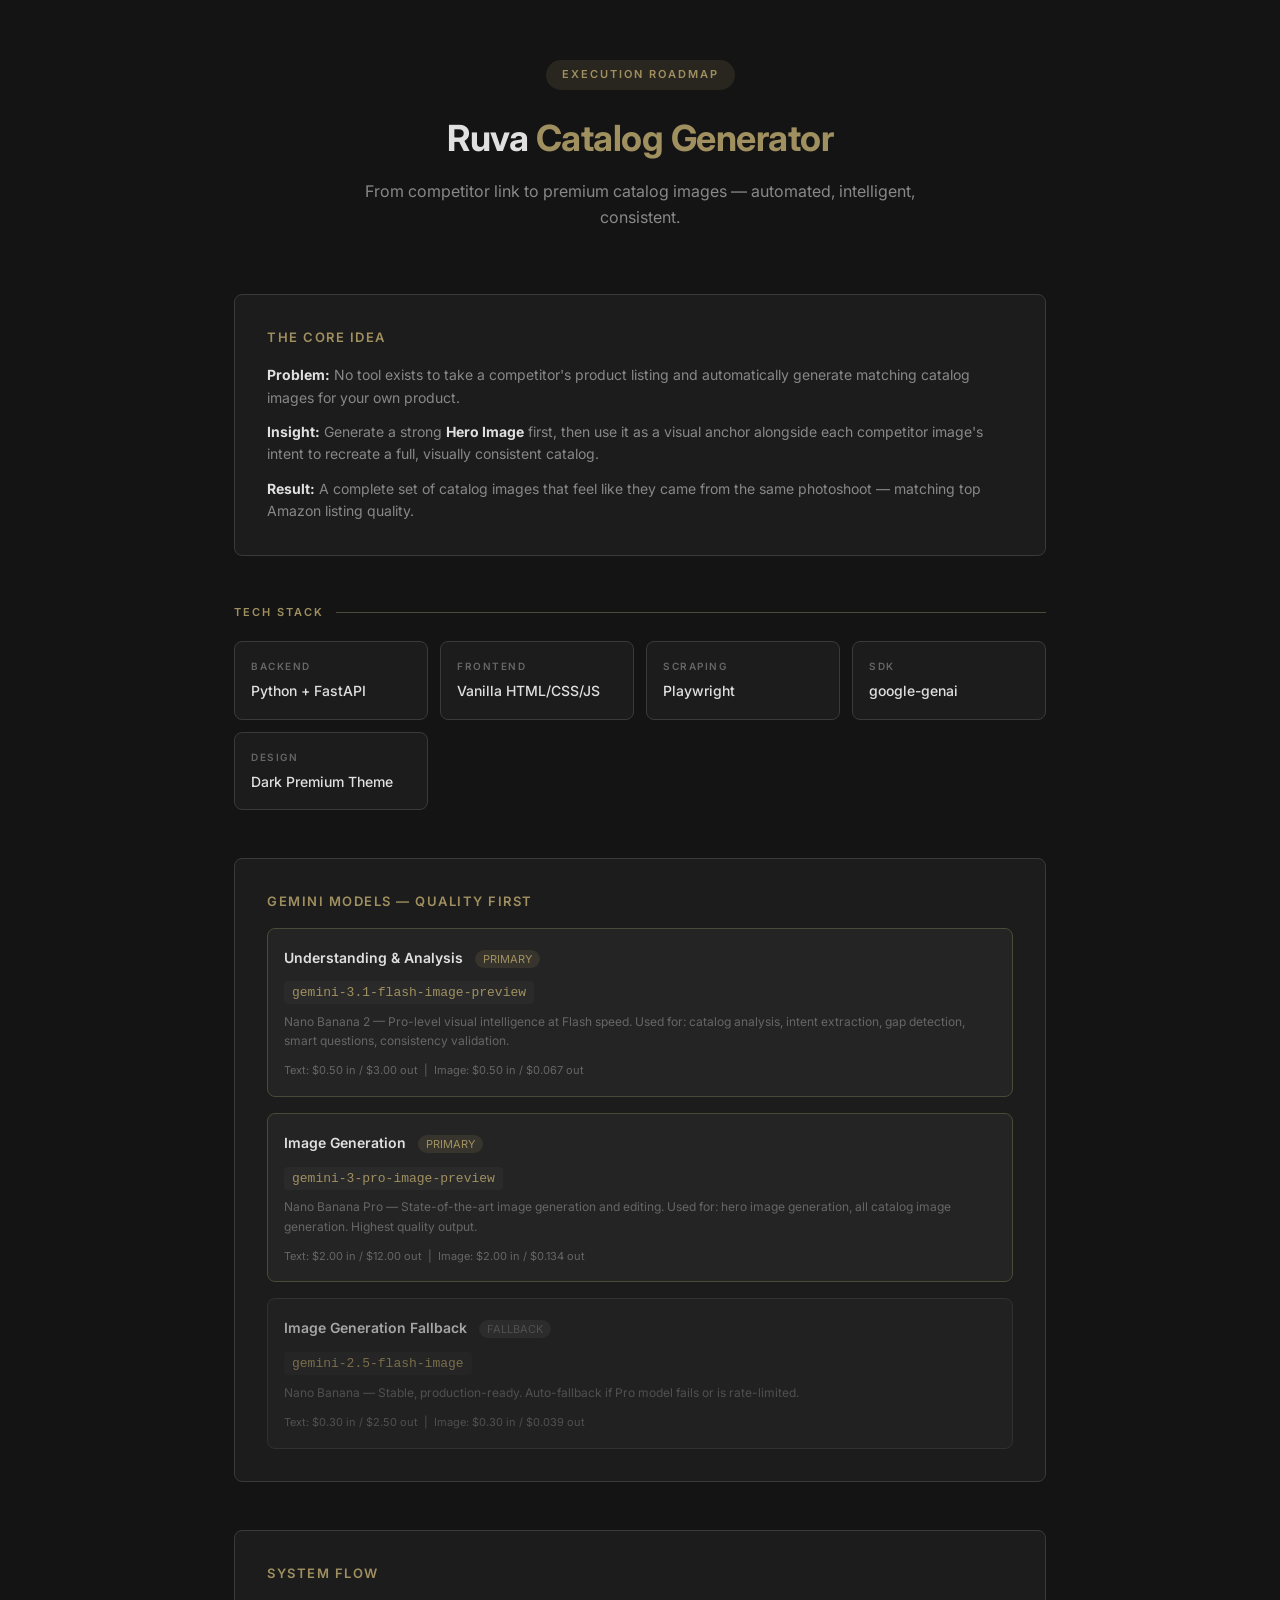
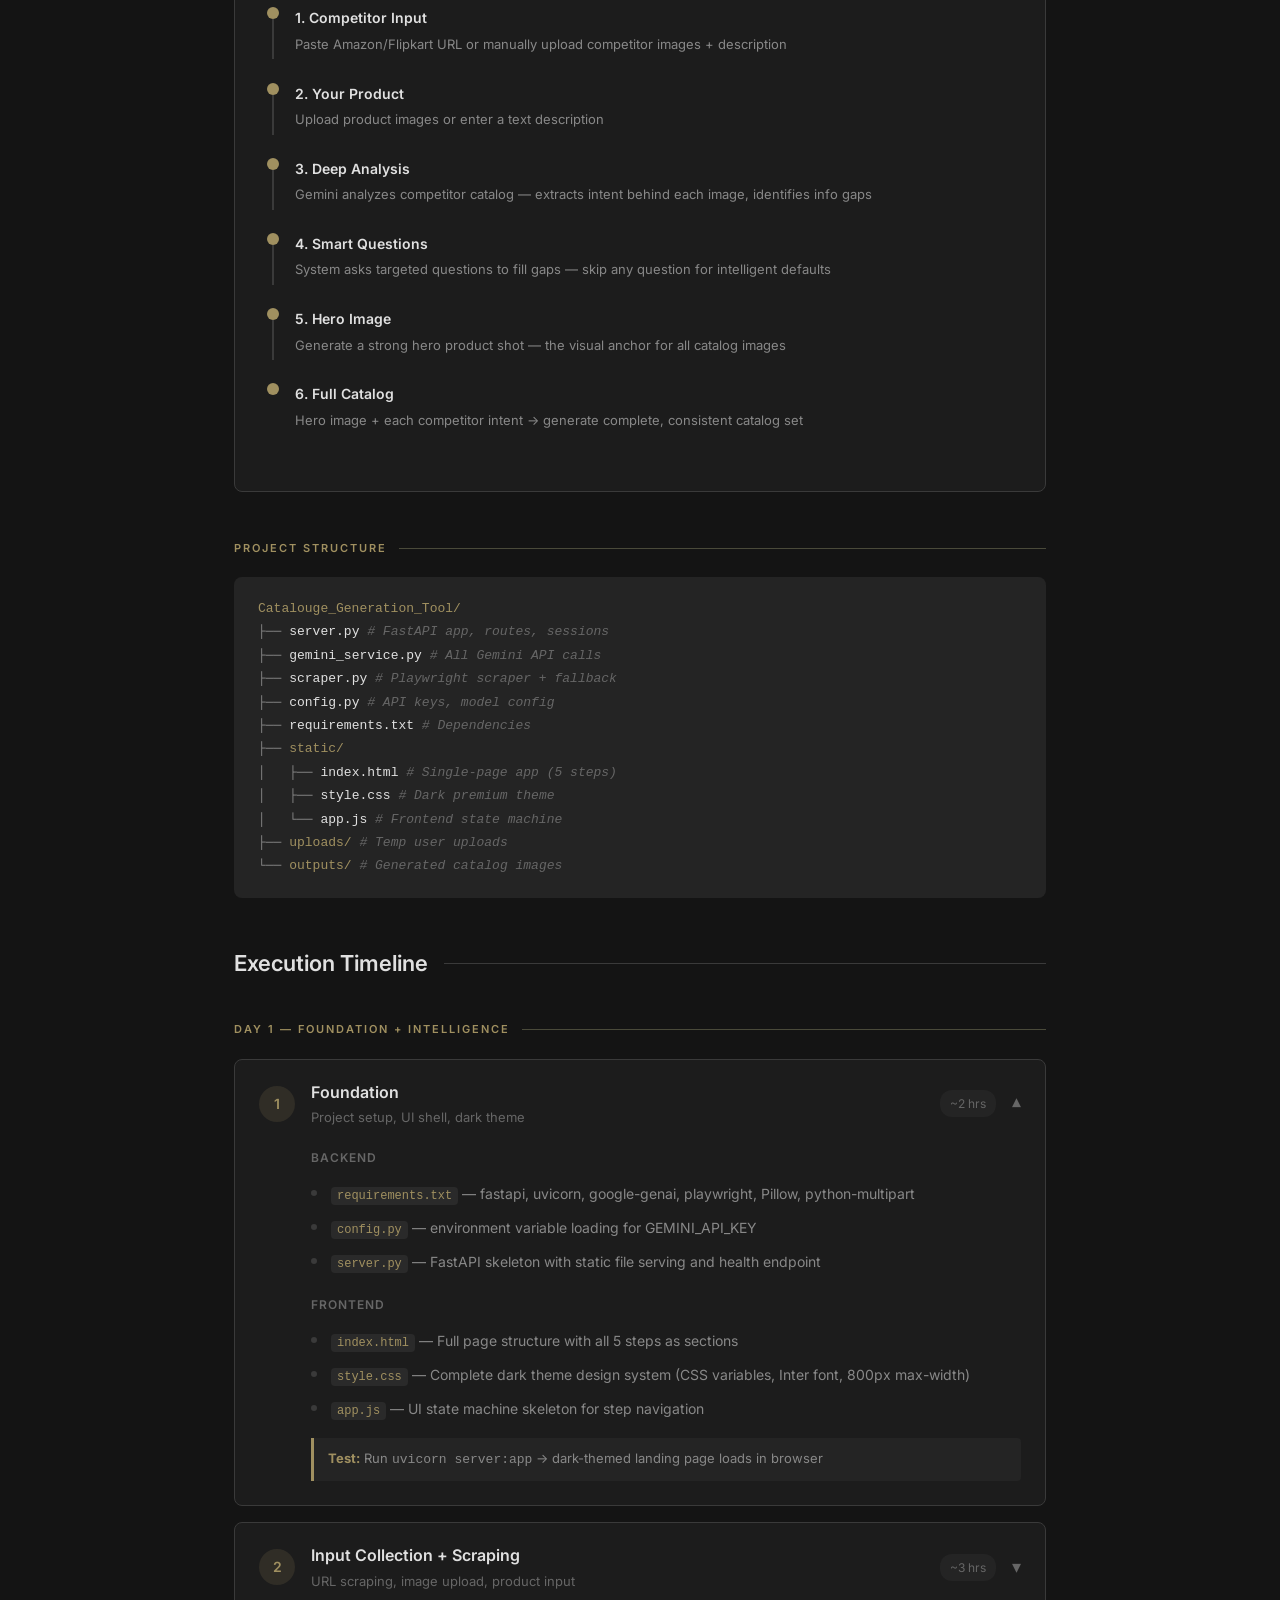
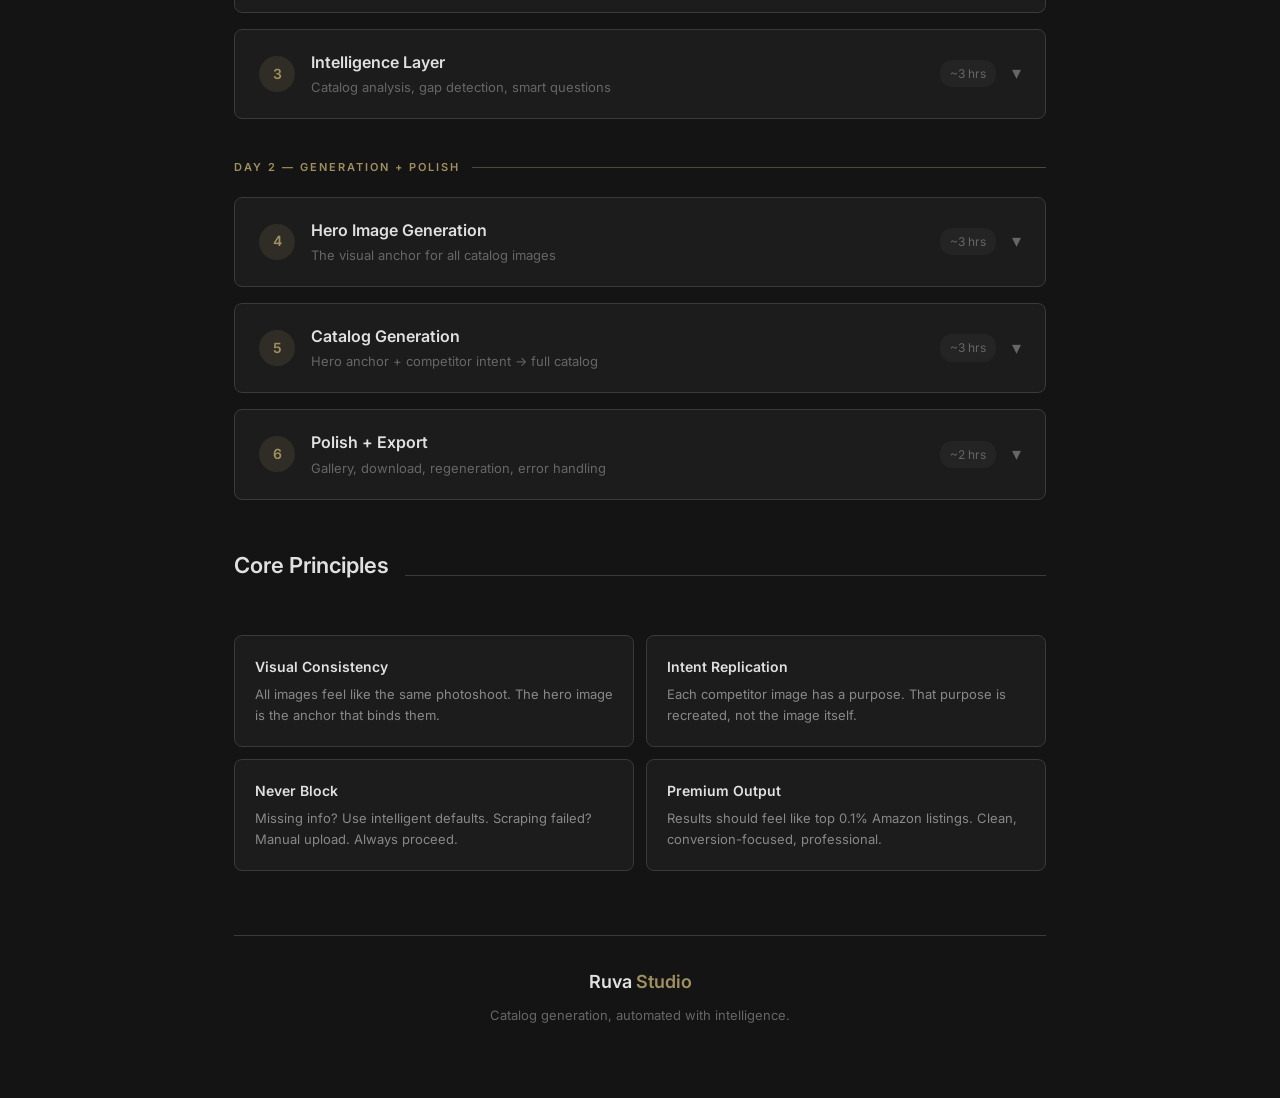
<file: execution-plan.html>
<!DOCTYPE html>
<html lang="en">
<head>
    <meta charset="UTF-8">
    <meta name="viewport" content="width=device-width, initial-scale=1.0">
    <title>Ruva Catalog Generator — Execution Plan</title>
    <link rel="preconnect" href="https://fonts.googleapis.com">
    <link rel="preconnect" href="https://fonts.gstatic.com" crossorigin>
    <link href="https://fonts.googleapis.com/css2?family=Inter:wght@300;400;500;600;700&display=swap" rel="stylesheet">
    <style>
        :root {
            --bg-primary: #141414;
            --bg-secondary: #1c1c1c;
            --bg-card: #242424;
            --bg-input: #2a2a2a;
            --bg-hover: #333333;
            --accent-gold: #a09060;
            --accent-gold-dim: rgba(160, 144, 96, 0.15);
            --accent-blue: #4a7ba7;
            --accent-green: #4a7a4a;
            --accent-red: #7a4a4a;
            --text-primary: #e0e0e0;
            --text-secondary: #888888;
            --text-muted: #666666;
            --border: #3a3a3a;
            --border-accent: #4a4a3a;
            --radius: 8px;
            --radius-sm: 4px;
            --transition: 0.25s ease;
        }

        * {
            margin: 0;
            padding: 0;
            box-sizing: border-box;
        }

        body {
            font-family: 'Inter', -apple-system, BlinkMacSystemFont, 'Segoe UI', sans-serif;
            background: var(--bg-primary);
            color: var(--text-primary);
            line-height: 1.6;
            min-height: 100vh;
        }

        .container {
            max-width: 860px;
            margin: 0 auto;
            padding: 60px 24px 80px;
        }

        /* Header */
        .header {
            text-align: center;
            margin-bottom: 64px;
        }

        .header-badge {
            display: inline-block;
            font-size: 11px;
            font-weight: 600;
            letter-spacing: 2px;
            text-transform: uppercase;
            color: var(--accent-gold);
            background: var(--accent-gold-dim);
            padding: 6px 16px;
            border-radius: 20px;
            margin-bottom: 20px;
        }

        .header h1 {
            font-size: 36px;
            font-weight: 700;
            letter-spacing: -0.5px;
            margin-bottom: 12px;
        }

        .header h1 span {
            color: var(--accent-gold);
        }

        .header p {
            font-size: 16px;
            color: var(--text-secondary);
            max-width: 560px;
            margin: 0 auto;
        }

        /* Overview Section */
        .overview {
            background: var(--bg-secondary);
            border: 1px solid var(--border);
            border-radius: var(--radius);
            padding: 32px;
            margin-bottom: 48px;
        }

        .overview h2 {
            font-size: 13px;
            font-weight: 600;
            letter-spacing: 1.5px;
            text-transform: uppercase;
            color: var(--accent-gold);
            margin-bottom: 16px;
        }

        .overview p {
            color: var(--text-secondary);
            font-size: 14px;
            margin-bottom: 12px;
        }

        .overview p:last-child {
            margin-bottom: 0;
        }

        .overview strong {
            color: var(--text-primary);
        }

        /* Tech Stack */
        .tech-stack {
            display: grid;
            grid-template-columns: repeat(auto-fill, minmax(180px, 1fr));
            gap: 12px;
            margin-bottom: 48px;
        }

        .tech-item {
            background: var(--bg-secondary);
            border: 1px solid var(--border);
            border-radius: var(--radius);
            padding: 16px;
            transition: border-color var(--transition);
        }

        .tech-item:hover {
            border-color: var(--border-accent);
        }

        .tech-label {
            font-size: 10px;
            font-weight: 600;
            letter-spacing: 1.5px;
            text-transform: uppercase;
            color: var(--text-muted);
            margin-bottom: 6px;
        }

        .tech-value {
            font-size: 14px;
            font-weight: 500;
            color: var(--text-primary);
        }

        /* Timeline */
        .timeline-header {
            display: flex;
            align-items: center;
            gap: 16px;
            margin-bottom: 32px;
        }

        .timeline-header h2 {
            font-size: 22px;
            font-weight: 600;
        }

        .timeline-header .line {
            flex: 1;
            height: 1px;
            background: var(--border);
        }

        .day-label {
            font-size: 11px;
            font-weight: 600;
            letter-spacing: 2px;
            text-transform: uppercase;
            color: var(--accent-gold);
            margin-bottom: 20px;
            margin-top: 40px;
            display: flex;
            align-items: center;
            gap: 12px;
        }

        .day-label::after {
            content: '';
            flex: 1;
            height: 1px;
            background: var(--border-accent);
        }

        .day-label:first-of-type {
            margin-top: 0;
        }

        /* Phase Cards */
        .phase {
            background: var(--bg-secondary);
            border: 1px solid var(--border);
            border-radius: var(--radius);
            margin-bottom: 16px;
            overflow: hidden;
            transition: border-color var(--transition);
        }

        .phase:hover {
            border-color: var(--border-accent);
        }

        .phase-header {
            padding: 20px 24px;
            cursor: pointer;
            display: flex;
            align-items: center;
            gap: 16px;
            user-select: none;
        }

        .phase-number {
            width: 36px;
            height: 36px;
            border-radius: 50%;
            background: var(--accent-gold-dim);
            color: var(--accent-gold);
            display: flex;
            align-items: center;
            justify-content: center;
            font-size: 14px;
            font-weight: 600;
            flex-shrink: 0;
        }

        .phase-title-group {
            flex: 1;
        }

        .phase-title {
            font-size: 16px;
            font-weight: 600;
            margin-bottom: 2px;
        }

        .phase-subtitle {
            font-size: 13px;
            color: var(--text-muted);
        }

        .phase-time {
            font-size: 12px;
            color: var(--text-muted);
            background: var(--bg-card);
            padding: 4px 10px;
            border-radius: 12px;
            white-space: nowrap;
        }

        .phase-toggle {
            color: var(--text-muted);
            font-size: 18px;
            transition: transform var(--transition);
        }

        .phase.open .phase-toggle {
            transform: rotate(180deg);
        }

        .phase-body {
            display: none;
            padding: 0 24px 24px;
            padding-left: 76px;
        }

        .phase.open .phase-body {
            display: block;
        }

        .phase-body h4 {
            font-size: 12px;
            font-weight: 600;
            letter-spacing: 1px;
            text-transform: uppercase;
            color: var(--text-muted);
            margin-bottom: 10px;
            margin-top: 16px;
        }

        .phase-body h4:first-child {
            margin-top: 0;
        }

        .task-list {
            list-style: none;
            padding: 0;
        }

        .task-list li {
            position: relative;
            padding: 6px 0 6px 20px;
            font-size: 14px;
            color: var(--text-secondary);
            line-height: 1.5;
        }

        .task-list li::before {
            content: '';
            position: absolute;
            left: 0;
            top: 13px;
            width: 6px;
            height: 6px;
            border-radius: 50%;
            background: var(--border);
        }

        .task-list li code {
            background: var(--bg-input);
            padding: 2px 6px;
            border-radius: var(--radius-sm);
            font-size: 12px;
            color: var(--accent-gold);
        }

        .test-note {
            background: var(--bg-card);
            border-left: 3px solid var(--accent-gold);
            padding: 10px 14px;
            margin-top: 12px;
            border-radius: 0 var(--radius-sm) var(--radius-sm) 0;
            font-size: 13px;
            color: var(--text-secondary);
        }

        .test-note strong {
            color: var(--accent-gold);
        }

        /* Principles */
        .principles {
            margin-top: 48px;
        }

        .principles h2 {
            font-size: 22px;
            font-weight: 600;
            margin-bottom: 20px;
        }

        .principle-grid {
            display: grid;
            grid-template-columns: 1fr 1fr;
            gap: 12px;
        }

        .principle {
            background: var(--bg-secondary);
            border: 1px solid var(--border);
            border-radius: var(--radius);
            padding: 20px;
        }

        .principle h3 {
            font-size: 14px;
            font-weight: 600;
            margin-bottom: 6px;
        }

        .principle p {
            font-size: 13px;
            color: var(--text-secondary);
        }

        /* Architecture Diagram */
        .architecture {
            margin-top: 48px;
            background: var(--bg-secondary);
            border: 1px solid var(--border);
            border-radius: var(--radius);
            padding: 32px;
        }

        .architecture h2 {
            font-size: 13px;
            font-weight: 600;
            letter-spacing: 1.5px;
            text-transform: uppercase;
            color: var(--accent-gold);
            margin-bottom: 24px;
        }

        .flow-steps {
            display: flex;
            flex-direction: column;
            gap: 0;
        }

        .flow-step {
            display: flex;
            align-items: flex-start;
            gap: 16px;
        }

        .flow-line {
            display: flex;
            flex-direction: column;
            align-items: center;
            flex-shrink: 0;
        }

        .flow-dot {
            width: 12px;
            height: 12px;
            border-radius: 50%;
            background: var(--accent-gold);
            flex-shrink: 0;
        }

        .flow-connector {
            width: 2px;
            height: 40px;
            background: var(--border);
        }

        .flow-content {
            padding-bottom: 28px;
        }

        .flow-content h4 {
            font-size: 14px;
            font-weight: 600;
            margin-bottom: 4px;
        }

        .flow-content p {
            font-size: 13px;
            color: var(--text-secondary);
        }

        /* File Structure */
        .file-tree {
            background: var(--bg-card);
            border-radius: var(--radius);
            padding: 20px 24px;
            font-family: 'SF Mono', 'Fira Code', monospace;
            font-size: 13px;
            line-height: 1.8;
            color: var(--text-secondary);
            margin-top: 16px;
        }

        .file-tree .folder {
            color: var(--accent-gold);
        }

        .file-tree .file {
            color: var(--text-primary);
        }

        .file-tree .comment {
            color: var(--text-muted);
            font-style: italic;
        }

        /* Footer */
        .footer {
            text-align: center;
            margin-top: 64px;
            padding-top: 32px;
            border-top: 1px solid var(--border);
        }

        .footer p {
            font-size: 13px;
            color: var(--text-muted);
        }

        .footer .brand {
            font-size: 18px;
            font-weight: 600;
            color: var(--text-primary);
            margin-bottom: 8px;
        }

        .footer .brand span {
            color: var(--accent-gold);
        }

        /* Responsive */
        @media (max-width: 640px) {
            .container {
                padding: 40px 16px 60px;
            }

            .header h1 {
                font-size: 26px;
            }

            .principle-grid {
                grid-template-columns: 1fr;
            }

            .phase-body {
                padding-left: 24px;
            }

            .tech-stack {
                grid-template-columns: 1fr 1fr;
            }
        }
    </style>
</head>
<body>
    <div class="container">
        <!-- Header -->
        <div class="header">
            <div class="header-badge">Execution Roadmap</div>
            <h1>Ruva <span>Catalog Generator</span></h1>
            <p>From competitor link to premium catalog images — automated, intelligent, consistent.</p>
        </div>

        <!-- Overview -->
        <div class="overview">
            <h2>The Core Idea</h2>
            <p><strong>Problem:</strong> No tool exists to take a competitor's product listing and automatically generate matching catalog images for your own product.</p>
            <p><strong>Insight:</strong> Generate a strong <strong>Hero Image</strong> first, then use it as a visual anchor alongside each competitor image's intent to recreate a full, visually consistent catalog.</p>
            <p><strong>Result:</strong> A complete set of catalog images that feel like they came from the same photoshoot — matching top Amazon listing quality.</p>
        </div>

        <!-- Tech Stack -->
        <div>
            <div class="day-label">Tech Stack</div>
            <div class="tech-stack">
                <div class="tech-item">
                    <div class="tech-label">Backend</div>
                    <div class="tech-value">Python + FastAPI</div>
                </div>
                <div class="tech-item">
                    <div class="tech-label">Frontend</div>
                    <div class="tech-value">Vanilla HTML/CSS/JS</div>
                </div>
                <div class="tech-item">
                    <div class="tech-label">Scraping</div>
                    <div class="tech-value">Playwright</div>
                </div>
                <div class="tech-item">
                    <div class="tech-label">SDK</div>
                    <div class="tech-value">google-genai</div>
                </div>
                <div class="tech-item">
                    <div class="tech-label">Design</div>
                    <div class="tech-value">Dark Premium Theme</div>
                </div>
            </div>
        </div>

        <!-- AI Models Reference -->
        <div class="overview" style="margin-top: 0;">
            <h2>Gemini Models — Quality First</h2>
            <div style="display: flex; flex-direction: column; gap: 16px; margin-top: 12px;">
                <div style="background: var(--bg-card); border: 1px solid var(--border-accent); border-radius: var(--radius); padding: 16px;">
                    <div style="display: flex; justify-content: space-between; align-items: center; margin-bottom: 8px;">
                        <div>
                            <span style="font-size: 14px; font-weight: 600; color: var(--text-primary);">Understanding &amp; Analysis</span>
                            <span style="font-size: 11px; background: var(--accent-gold-dim); color: var(--accent-gold); padding: 2px 8px; border-radius: 10px; margin-left: 8px;">PRIMARY</span>
                        </div>
                    </div>
                    <code style="font-size: 13px; color: var(--accent-gold); background: var(--bg-input); padding: 4px 8px; border-radius: 4px;">gemini-3.1-flash-image-preview</code>
                    <p style="font-size: 12px; color: var(--text-muted); margin-top: 8px;">Nano Banana 2 — Pro-level visual intelligence at Flash speed. Used for: catalog analysis, intent extraction, gap detection, smart questions, consistency validation.</p>
                    <p style="font-size: 11px; color: var(--text-muted); margin-top: 4px;">Text: $0.50 in / $3.00 out &nbsp;|&nbsp; Image: $0.50 in / $0.067 out</p>
                </div>
                <div style="background: var(--bg-card); border: 1px solid var(--border-accent); border-radius: var(--radius); padding: 16px;">
                    <div style="display: flex; justify-content: space-between; align-items: center; margin-bottom: 8px;">
                        <div>
                            <span style="font-size: 14px; font-weight: 600; color: var(--text-primary);">Image Generation</span>
                            <span style="font-size: 11px; background: var(--accent-gold-dim); color: var(--accent-gold); padding: 2px 8px; border-radius: 10px; margin-left: 8px;">PRIMARY</span>
                        </div>
                    </div>
                    <code style="font-size: 13px; color: var(--accent-gold); background: var(--bg-input); padding: 4px 8px; border-radius: 4px;">gemini-3-pro-image-preview</code>
                    <p style="font-size: 12px; color: var(--text-muted); margin-top: 8px;">Nano Banana Pro — State-of-the-art image generation and editing. Used for: hero image generation, all catalog image generation. Highest quality output.</p>
                    <p style="font-size: 11px; color: var(--text-muted); margin-top: 4px;">Text: $2.00 in / $12.00 out &nbsp;|&nbsp; Image: $2.00 in / $0.134 out</p>
                </div>
                <div style="background: var(--bg-card); border: 1px solid var(--border); border-radius: var(--radius); padding: 16px; opacity: 0.7;">
                    <div style="display: flex; justify-content: space-between; align-items: center; margin-bottom: 8px;">
                        <div>
                            <span style="font-size: 14px; font-weight: 600; color: var(--text-primary);">Image Generation Fallback</span>
                            <span style="font-size: 11px; background: var(--bg-hover); color: var(--text-muted); padding: 2px 8px; border-radius: 10px; margin-left: 8px;">FALLBACK</span>
                        </div>
                    </div>
                    <code style="font-size: 13px; color: var(--accent-gold); background: var(--bg-input); padding: 4px 8px; border-radius: 4px;">gemini-2.5-flash-image</code>
                    <p style="font-size: 12px; color: var(--text-muted); margin-top: 8px;">Nano Banana — Stable, production-ready. Auto-fallback if Pro model fails or is rate-limited.</p>
                    <p style="font-size: 11px; color: var(--text-muted); margin-top: 4px;">Text: $0.30 in / $2.50 out &nbsp;|&nbsp; Image: $0.30 in / $0.039 out</p>
                </div>
            </div>
        </div>

        <!-- Architecture -->
        <div class="architecture">
            <h2>System Flow</h2>
            <div class="flow-steps">
                <div class="flow-step">
                    <div class="flow-line">
                        <div class="flow-dot"></div>
                        <div class="flow-connector"></div>
                    </div>
                    <div class="flow-content">
                        <h4>1. Competitor Input</h4>
                        <p>Paste Amazon/Flipkart URL or manually upload competitor images + description</p>
                    </div>
                </div>
                <div class="flow-step">
                    <div class="flow-line">
                        <div class="flow-dot"></div>
                        <div class="flow-connector"></div>
                    </div>
                    <div class="flow-content">
                        <h4>2. Your Product</h4>
                        <p>Upload product images or enter a text description</p>
                    </div>
                </div>
                <div class="flow-step">
                    <div class="flow-line">
                        <div class="flow-dot"></div>
                        <div class="flow-connector"></div>
                    </div>
                    <div class="flow-content">
                        <h4>3. Deep Analysis</h4>
                        <p>Gemini analyzes competitor catalog — extracts intent behind each image, identifies info gaps</p>
                    </div>
                </div>
                <div class="flow-step">
                    <div class="flow-line">
                        <div class="flow-dot"></div>
                        <div class="flow-connector"></div>
                    </div>
                    <div class="flow-content">
                        <h4>4. Smart Questions</h4>
                        <p>System asks targeted questions to fill gaps — skip any question for intelligent defaults</p>
                    </div>
                </div>
                <div class="flow-step">
                    <div class="flow-line">
                        <div class="flow-dot"></div>
                        <div class="flow-connector"></div>
                    </div>
                    <div class="flow-content">
                        <h4>5. Hero Image</h4>
                        <p>Generate a strong hero product shot — the visual anchor for all catalog images</p>
                    </div>
                </div>
                <div class="flow-step">
                    <div class="flow-line">
                        <div class="flow-dot"></div>
                    </div>
                    <div class="flow-content">
                        <h4>6. Full Catalog</h4>
                        <p>Hero image + each competitor intent → generate complete, consistent catalog set</p>
                    </div>
                </div>
            </div>
        </div>

        <!-- File Structure -->
        <div style="margin-top: 48px;">
            <div class="day-label">Project Structure</div>
            <div class="file-tree">
                <span class="folder">Catalouge_Generation_Tool/</span><br>
                ├── <span class="file">server.py</span> <span class="comment"># FastAPI app, routes, sessions</span><br>
                ├── <span class="file">gemini_service.py</span> <span class="comment"># All Gemini API calls</span><br>
                ├── <span class="file">scraper.py</span> <span class="comment"># Playwright scraper + fallback</span><br>
                ├── <span class="file">config.py</span> <span class="comment"># API keys, model config</span><br>
                ├── <span class="file">requirements.txt</span> <span class="comment"># Dependencies</span><br>
                ├── <span class="folder">static/</span><br>
                │ &nbsp; ├── <span class="file">index.html</span> <span class="comment"># Single-page app (5 steps)</span><br>
                │ &nbsp; ├── <span class="file">style.css</span> <span class="comment"># Dark premium theme</span><br>
                │ &nbsp; └── <span class="file">app.js</span> <span class="comment"># Frontend state machine</span><br>
                ├── <span class="folder">uploads/</span> <span class="comment"># Temp user uploads</span><br>
                └── <span class="folder">outputs/</span> <span class="comment"># Generated catalog images</span>
            </div>
        </div>

        <!-- Execution Timeline -->
        <div style="margin-top: 48px;">
            <div class="timeline-header">
                <h2>Execution Timeline</h2>
                <div class="line"></div>
            </div>

            <!-- Day 1 -->
            <div class="day-label">Day 1 — Foundation + Intelligence</div>

            <!-- Phase 1 -->
            <div class="phase open" onclick="this.classList.toggle('open')">
                <div class="phase-header">
                    <div class="phase-number">1</div>
                    <div class="phase-title-group">
                        <div class="phase-title">Foundation</div>
                        <div class="phase-subtitle">Project setup, UI shell, dark theme</div>
                    </div>
                    <div class="phase-time">~2 hrs</div>
                    <div class="phase-toggle">&#9662;</div>
                </div>
                <div class="phase-body">
                    <h4>Backend</h4>
                    <ul class="task-list">
                        <li><code>requirements.txt</code> — fastapi, uvicorn, google-genai, playwright, Pillow, python-multipart</li>
                        <li><code>config.py</code> — environment variable loading for GEMINI_API_KEY</li>
                        <li><code>server.py</code> — FastAPI skeleton with static file serving and health endpoint</li>
                    </ul>
                    <h4>Frontend</h4>
                    <ul class="task-list">
                        <li><code>index.html</code> — Full page structure with all 5 steps as sections</li>
                        <li><code>style.css</code> — Complete dark theme design system (CSS variables, Inter font, 800px max-width)</li>
                        <li><code>app.js</code> — UI state machine skeleton for step navigation</li>
                    </ul>
                    <div class="test-note">
                        <strong>Test:</strong> Run <code>uvicorn server:app</code> → dark-themed landing page loads in browser
                    </div>
                </div>
            </div>

            <!-- Phase 2 -->
            <div class="phase" onclick="this.classList.toggle('open')">
                <div class="phase-header">
                    <div class="phase-number">2</div>
                    <div class="phase-title-group">
                        <div class="phase-title">Input Collection + Scraping</div>
                        <div class="phase-subtitle">URL scraping, image upload, product input</div>
                    </div>
                    <div class="phase-time">~3 hrs</div>
                    <div class="phase-toggle">&#9662;</div>
                </div>
                <div class="phase-body">
                    <h4>Scraper</h4>
                    <ul class="task-list">
                        <li><code>scraper.py</code> — Playwright-based scraper with stealth settings</li>
                        <li>Amazon selectors: product images, title, features, description</li>
                        <li>Flipkart selectors: product images, title, features</li>
                        <li>15-second timeout, graceful error handling → falls back to manual upload</li>
                    </ul>
                    <h4>API Endpoints</h4>
                    <ul class="task-list">
                        <li><code>POST /api/scrape</code> — accepts URL, returns scraped images + description</li>
                        <li><code>POST /api/upload-competitor</code> — manual upload fallback (images + text)</li>
                        <li><code>POST /api/upload-product</code> — user's own product images + description</li>
                    </ul>
                    <h4>Frontend</h4>
                    <ul class="task-list">
                        <li>Step 1: URL input field with "Analyze" button OR drag-and-drop upload zone</li>
                        <li>Step 2: Product image upload + description text area</li>
                    </ul>
                    <div class="test-note">
                        <strong>Test:</strong> Paste Amazon URL → see scraped images returned. Also test manual upload path.
                    </div>
                </div>
            </div>

            <!-- Phase 3 -->
            <div class="phase" onclick="this.classList.toggle('open')">
                <div class="phase-header">
                    <div class="phase-number">3</div>
                    <div class="phase-title-group">
                        <div class="phase-title">Intelligence Layer</div>
                        <div class="phase-subtitle">Catalog analysis, gap detection, smart questions</div>
                    </div>
                    <div class="phase-time">~3 hrs</div>
                    <div class="phase-toggle">&#9662;</div>
                </div>
                <div class="phase-body">
                    <h4>Gemini Service</h4>
                    <ul class="task-list">
                        <li><code>analyze_competitor_catalog()</code> — sends all images + text to <code>gemini-3.1-flash-image-preview</code> → structured JSON with per-image intent (hero, lifestyle, closeup, infographic, etc.)</li>
                        <li><code>detect_information_gaps()</code> — compares competitor data vs user data → missing fields</li>
                        <li><code>generate_smart_questions()</code> — generates targeted questions to fill gaps</li>
                    </ul>
                    <h4>Question System</h4>
                    <ul class="task-list">
                        <li>Each question supports 3 answer modes: text, image upload, or skip</li>
                        <li>Skipped questions get <strong>intelligent defaults</strong> based on industry standards</li>
                        <li>System NEVER blocks on missing input — always proceeds with best assumptions</li>
                    </ul>
                    <h4>Frontend</h4>
                    <ul class="task-list">
                        <li>Step 3: Show competitor analysis (each image with its detected intent) + smart question form</li>
                    </ul>
                    <div class="test-note">
                        <strong>Test:</strong> Upload competitor images → see structured analysis + smart questions generated
                    </div>
                </div>
            </div>

            <!-- Day 2 -->
            <div class="day-label">Day 2 — Generation + Polish</div>

            <!-- Phase 4 -->
            <div class="phase" onclick="this.classList.toggle('open')">
                <div class="phase-header">
                    <div class="phase-number">4</div>
                    <div class="phase-title-group">
                        <div class="phase-title">Hero Image Generation</div>
                        <div class="phase-subtitle">The visual anchor for all catalog images</div>
                    </div>
                    <div class="phase-time">~3 hrs</div>
                    <div class="phase-toggle">&#9662;</div>
                </div>
                <div class="phase-body">
                    <h4>Generation Pipeline</h4>
                    <ul class="task-list">
                        <li><code>generate_hero_image()</code> — sends user's product images + description to <code>gemini-3-pro-image-preview</code> (Nano Banana Pro)</li>
                        <li>Clean white-background professional product shot</li>
                        <li>If user already has a good hero image, option to use theirs instead</li>
                    </ul>
                    <h4>Frontend</h4>
                    <ul class="task-list">
                        <li>Step 4: Large hero image preview</li>
                        <li>Three action buttons: Accept / Regenerate / Upload My Own</li>
                    </ul>
                    <div class="test-note">
                        <strong>Test:</strong> Provide product info → receive a professional hero image back
                    </div>
                </div>
            </div>

            <!-- Phase 5 -->
            <div class="phase" onclick="this.classList.toggle('open')">
                <div class="phase-header">
                    <div class="phase-number">5</div>
                    <div class="phase-title-group">
                        <div class="phase-title">Catalog Generation</div>
                        <div class="phase-subtitle">Hero anchor + competitor intent → full catalog</div>
                    </div>
                    <div class="phase-time">~3 hrs</div>
                    <div class="phase-toggle">&#9662;</div>
                </div>
                <div class="phase-body">
                    <h4>The Key Function</h4>
                    <ul class="task-list">
                        <li><code>generate_catalog_image(hero, competitor_intent, prompt)</code> — THE core approach</li>
                        <li>Sends hero image (visual anchor) + competitor's intent image (style reference) + text prompt to <code>gemini-3-pro-image-preview</code> (Nano Banana Pro)</li>
                        <li>"This is MY product (image 1). Recreate the style/intent of image 2 for my product."</li>
                        <li>Intent-specific prompt additions: lifestyle, closeup, infographic, size comparison, etc.</li>
                    </ul>
                    <h4>Consistency</h4>
                    <ul class="task-list">
                        <li>Sequential generation — each prompt includes shared style notes</li>
                        <li>Post-generation validation via <code>gemini-3.1-flash-image-preview</code> (consistency score check)</li>
                        <li>All images locked to same aspect ratio</li>
                    </ul>
                    <h4>Frontend</h4>
                    <ul class="task-list">
                        <li>Step 5: Grid with live progress — SSE streaming as each image generates</li>
                        <li>Placeholder shows competitor intent (faded) → replaced by generated image with fade-in</li>
                    </ul>
                    <div class="test-note">
                        <strong>Test:</strong> Hero + competitor analysis → full catalog set, visually consistent
                    </div>
                </div>
            </div>

            <!-- Phase 6 -->
            <div class="phase" onclick="this.classList.toggle('open')">
                <div class="phase-header">
                    <div class="phase-number">6</div>
                    <div class="phase-title-group">
                        <div class="phase-title">Polish + Export</div>
                        <div class="phase-subtitle">Gallery, download, regeneration, error handling</div>
                    </div>
                    <div class="phase-time">~2 hrs</div>
                    <div class="phase-toggle">&#9662;</div>
                </div>
                <div class="phase-body">
                    <h4>Features</h4>
                    <ul class="task-list">
                        <li>Gallery view with all generated images in a clean grid</li>
                        <li>Download individual images or entire catalog as ZIP</li>
                        <li>Per-image regeneration with feedback text input</li>
                        <li>Loading states, error messages, retry buttons throughout</li>
                        <li>Mobile responsive pass</li>
                    </ul>
                    <div class="test-note">
                        <strong>Test:</strong> Complete end-to-end flow — URL paste → download ZIP of catalog images
                    </div>
                </div>
            </div>
        </div>

        <!-- Principles -->
        <div class="principles">
            <div class="timeline-header">
                <h2>Core Principles</h2>
                <div class="line"></div>
            </div>
            <div class="principle-grid">
                <div class="principle">
                    <h3>Visual Consistency</h3>
                    <p>All images feel like the same photoshoot. The hero image is the anchor that binds them.</p>
                </div>
                <div class="principle">
                    <h3>Intent Replication</h3>
                    <p>Each competitor image has a purpose. That purpose is recreated, not the image itself.</p>
                </div>
                <div class="principle">
                    <h3>Never Block</h3>
                    <p>Missing info? Use intelligent defaults. Scraping failed? Manual upload. Always proceed.</p>
                </div>
                <div class="principle">
                    <h3>Premium Output</h3>
                    <p>Results should feel like top 0.1% Amazon listings. Clean, conversion-focused, professional.</p>
                </div>
            </div>
        </div>

        <!-- Footer -->
        <div class="footer">
            <div class="brand">Ruva <span>Studio</span></div>
            <p>Catalog generation, automated with intelligence.</p>
        </div>
    </div>
</body>
</html>
</file>
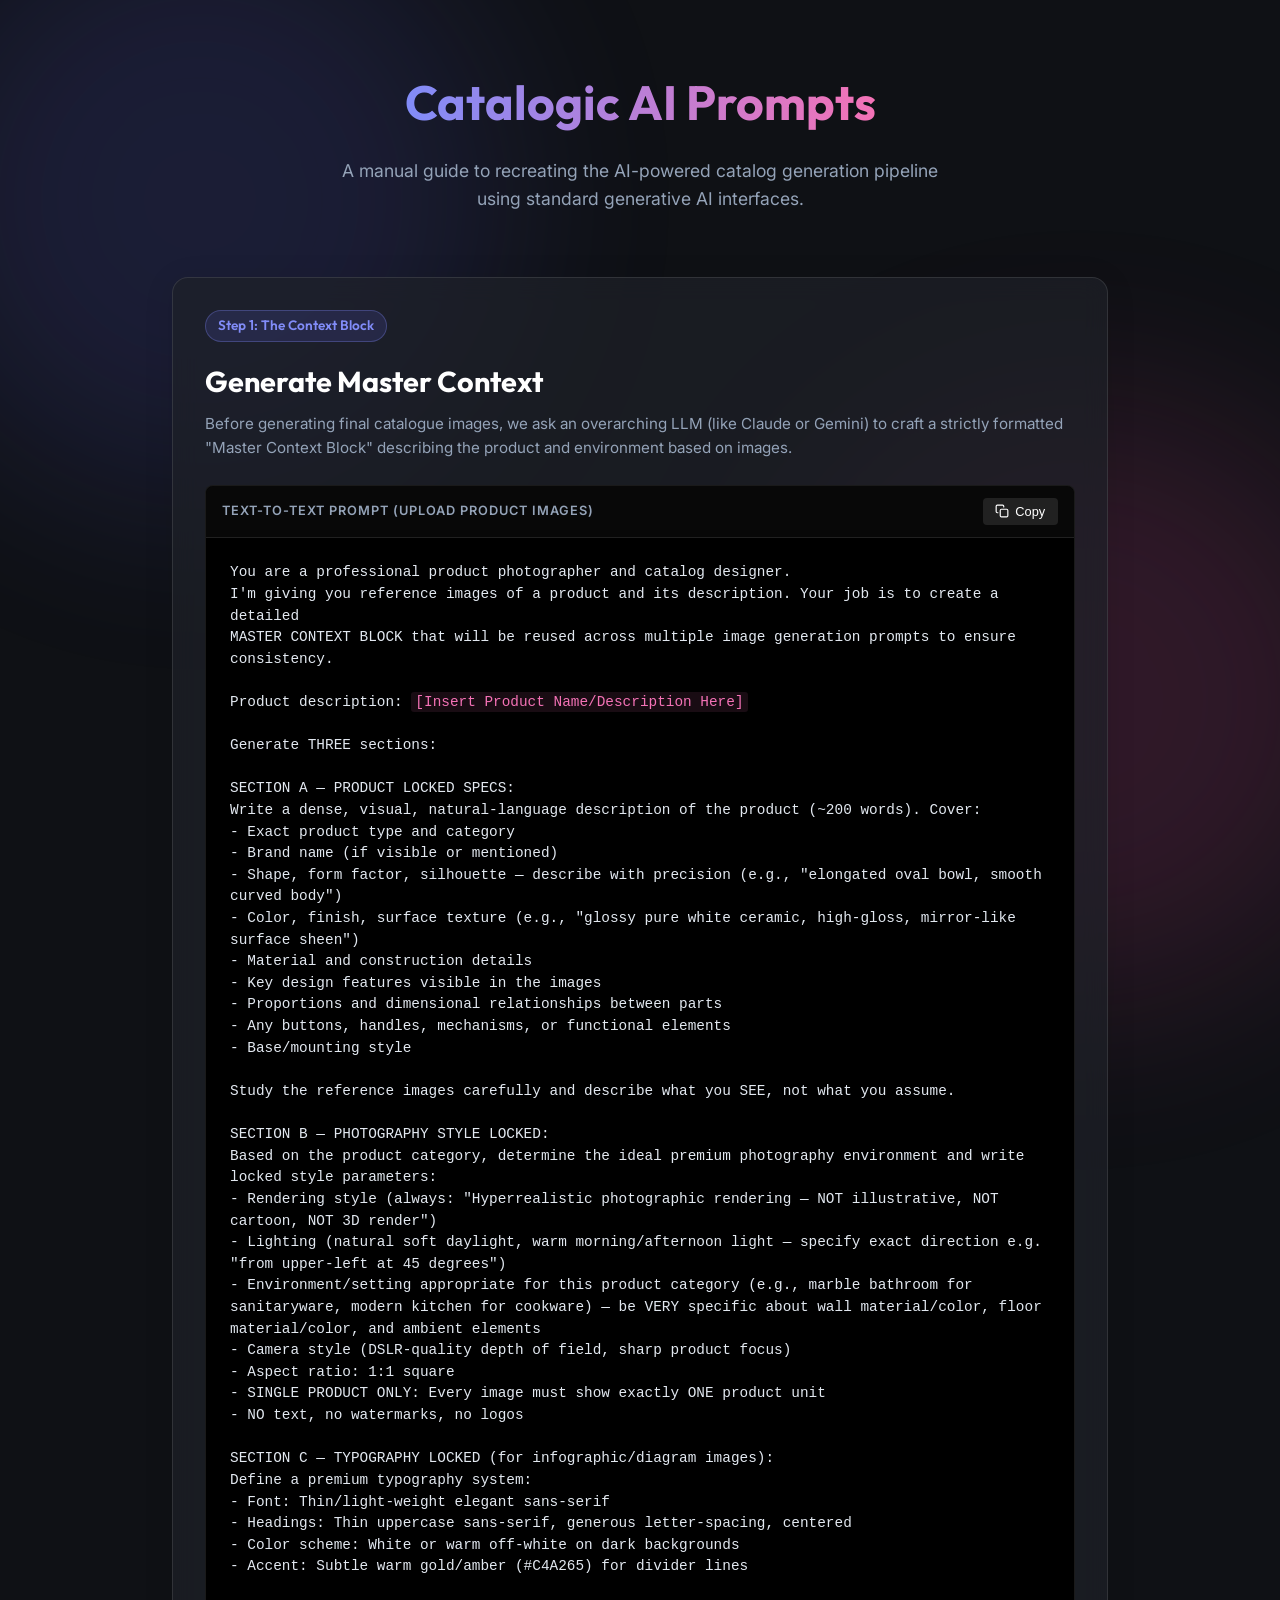
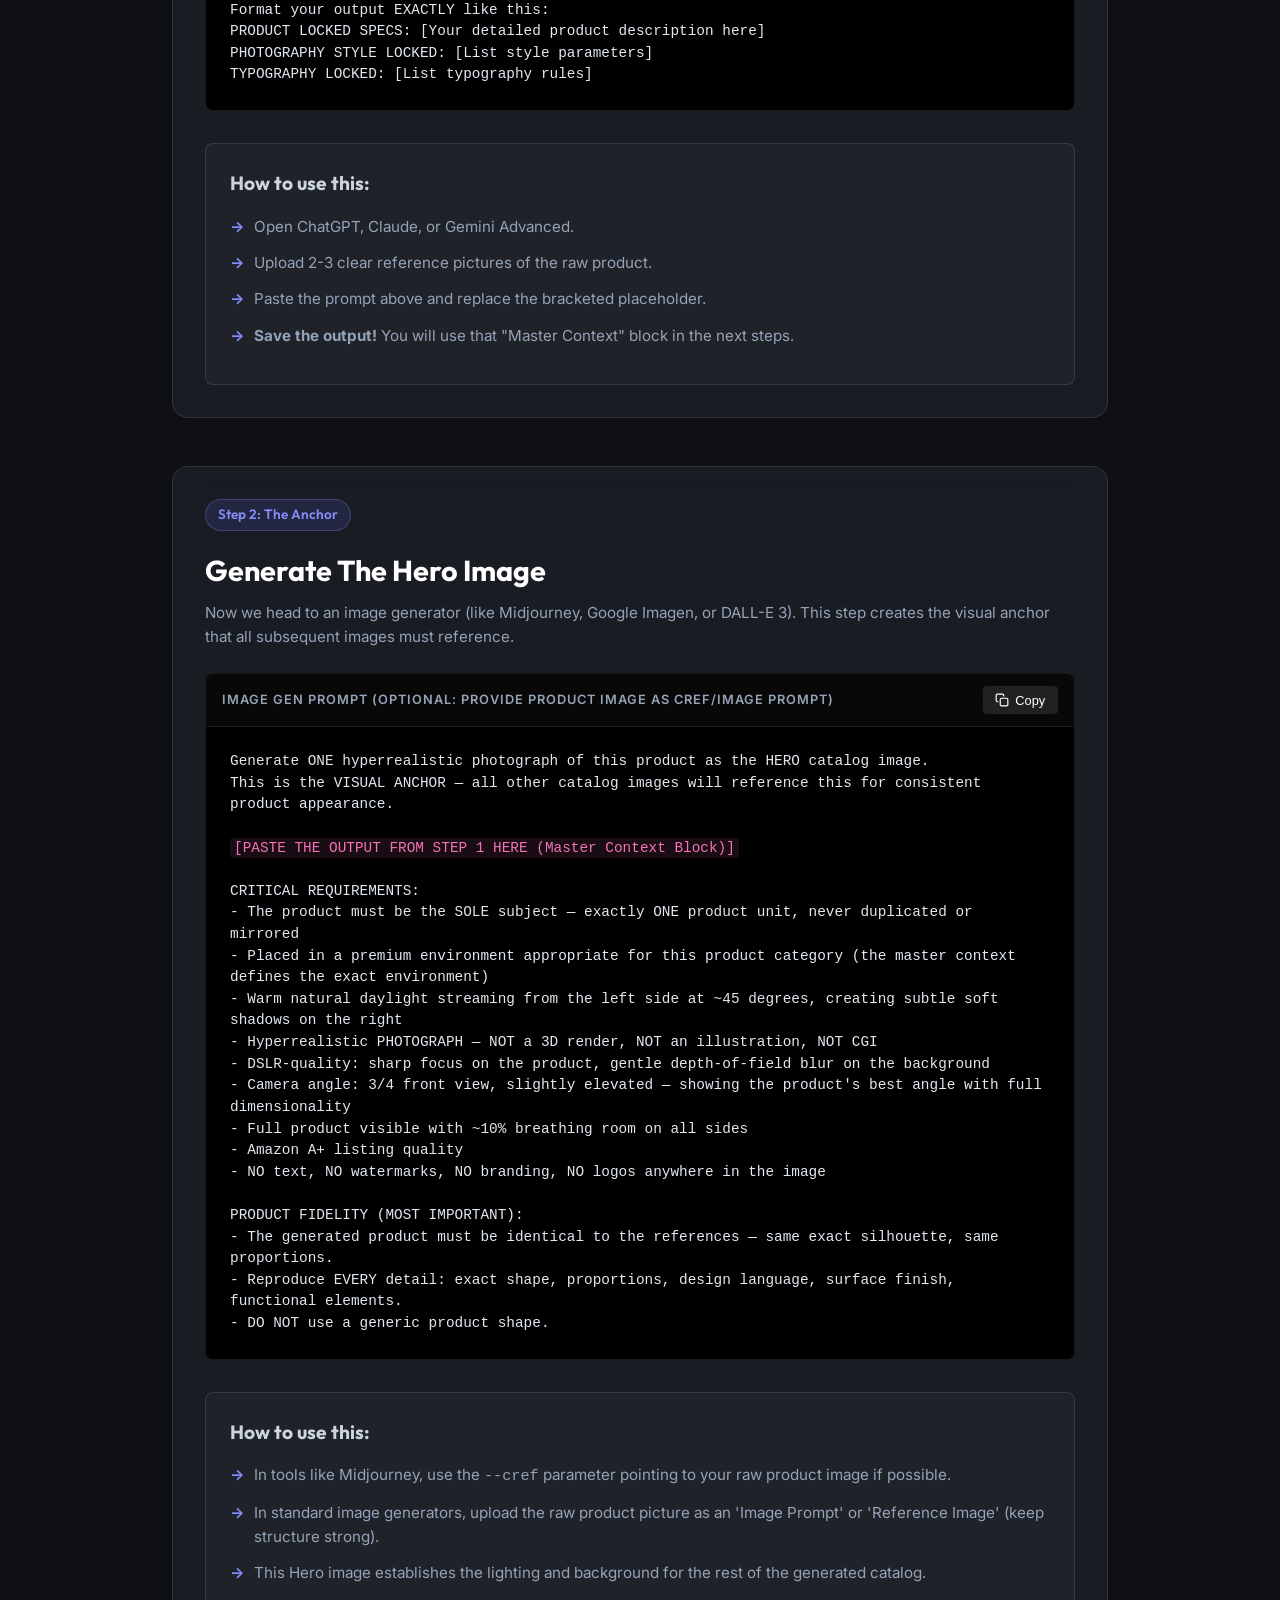
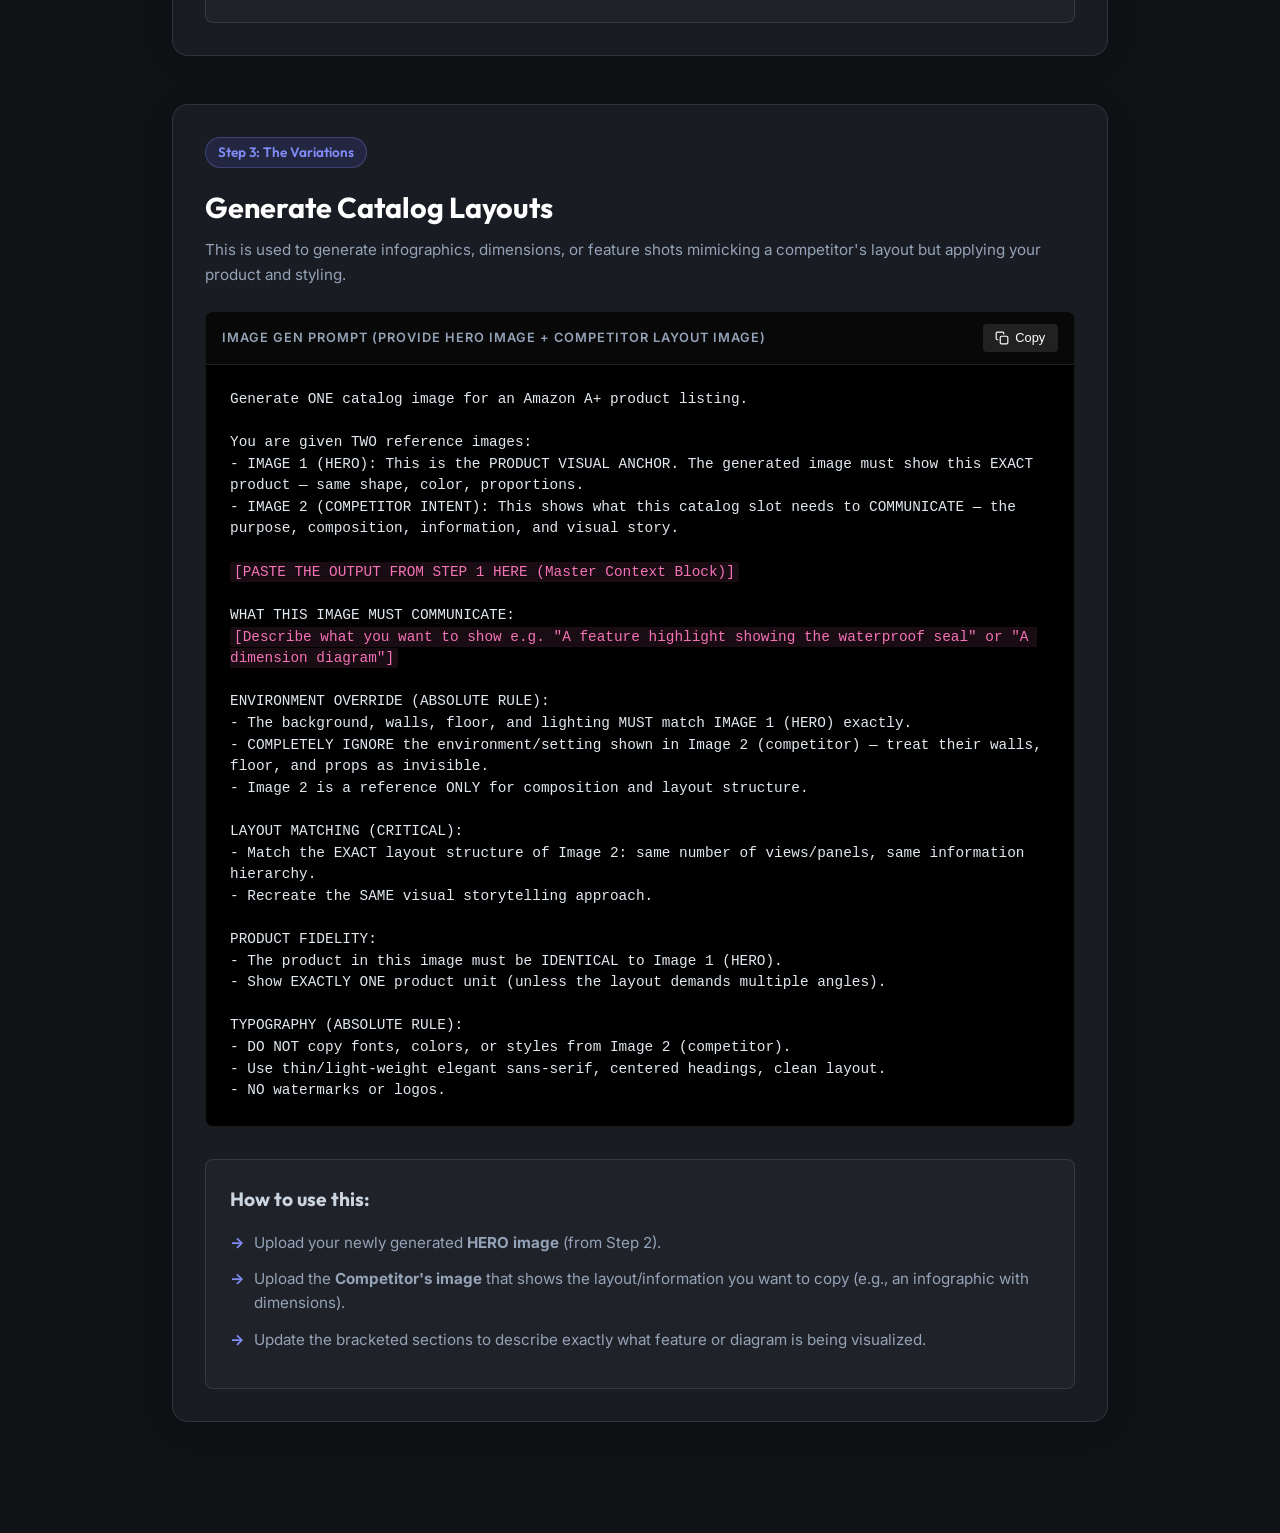
<file: image-prompts-demo.html>
<!DOCTYPE html>
<html lang="en">
<head>
    <meta charset="UTF-8">
    <meta name="viewport" content="width=device-width, initial-scale=1.0">
    <title>Catalogic AI - Manual Image Generation Prompts</title>
    <link href="https://fonts.googleapis.com/css2?family=Outfit:wght@300;400;500;600;700&family=Inter:wght@400;500;600&display=swap" rel="stylesheet">
    <style>
        :root {
            --bg-color: #0f1115;
            --surface-color: #1a1d24;
            --card-color: rgba(30, 33, 40, 0.7);
            --primary-glow: #6366f1;
            --secondary-glow: #ec4899;
            --text-main: #f8fafc;
            --text-muted: #94a3b8;
            --border-color: rgba(255, 255, 255, 0.1);
        }

        * {
            margin: 0;
            padding: 0;
            box-sizing: border-box;
        }

        body {
            font-family: 'Inter', sans-serif;
            background-color: var(--bg-color);
            color: var(--text-main);
            line-height: 1.6;
            min-height: 100vh;
            overflow-x: hidden;
            position: relative;
        }

        /* Ambient Background Glows */
        .ambient-light {
            position: fixed;
            width: 600px;
            height: 600px;
            border-radius: 50%;
            filter: blur(100px);
            z-index: -1;
            opacity: 0.15;
            pointer-events: none;
            animation: pulse 10s infinite alternate;
        }

        .ambient-1 {
            top: -100px;
            left: -100px;
            background: var(--primary-glow);
        }

        .ambient-2 {
            bottom: -100px;
            right: -100px;
            background: var(--secondary-glow);
        }

        @keyframes pulse {
            0% { transform: scale(1); opacity: 0.1; }
            100% { transform: scale(1.2); opacity: 0.2; }
        }

        .container {
            max-width: 1000px;
            margin: 0 auto;
            padding: 4rem 2rem;
        }

        header {
            text-align: center;
            margin-bottom: 4rem;
        }

        h1 {
            font-family: 'Outfit', sans-serif;
            font-size: 3rem;
            font-weight: 700;
            margin-bottom: 1rem;
            background: linear-gradient(to right, #818cf8, #f472b6);
            -webkit-background-clip: text;
            -webkit-text-fill-color: transparent;
            display: inline-block;
        }

        p.subtitle {
            font-size: 1.1rem;
            color: var(--text-muted);
            max-width: 600px;
            margin: 0 auto;
        }

        .prompt-card {
            background: var(--card-color);
            backdrop-filter: blur(12px);
            -webkit-backdrop-filter: blur(12px);
            border: 1px solid var(--border-color);
            border-radius: 16px;
            padding: 2rem;
            margin-bottom: 3rem;
            box-shadow: 0 4px 30px rgba(0, 0, 0, 0.1);
            transition: transform 0.3s ease, box-shadow 0.3s ease, border-color 0.3s ease;
            position: relative;
            overflow: hidden;
        }

        .prompt-card:hover {
            transform: translateY(-5px);
            box-shadow: 0 10px 40px rgba(0, 0, 0, 0.2);
            border-color: rgba(255, 255, 255, 0.2);
        }

        /* Subtly animated gradient border top */
        .prompt-card::before {
            content: '';
            position: absolute;
            top: 0;
            left: 0;
            width: 100%;
            height: 2px;
            background: linear-gradient(90deg, transparent, var(--primary-glow), transparent);
            transform: translateX(-100%);
            transition: transform 0.8s ease;
        }

        .prompt-card:hover::before {
            transform: translateX(100%);
        }

        .step-badge {
            display: inline-block;
            background: rgba(99, 102, 241, 0.15);
            color: #818cf8;
            padding: 0.25rem 0.75rem;
            border-radius: 20px;
            font-size: 0.85rem;
            font-weight: 600;
            font-family: 'Outfit', sans-serif;
            margin-bottom: 1rem;
            border: 1px solid rgba(129, 140, 248, 0.3);
        }

        .prompt-card h2 {
            font-family: 'Outfit', sans-serif;
            font-size: 1.8rem;
            margin-bottom: 0.5rem;
            color: white;
        }

        .prompt-card p.desc {
            color: var(--text-muted);
            margin-bottom: 1.5rem;
            font-size: 0.95rem;
        }

        .prompt-box {
            position: relative;
            background: #000;
            border-radius: 8px;
            border: 1px solid var(--border-color);
        }

        .prompt-header {
            display: flex;
            justify-content: space-between;
            align-items: center;
            padding: 0.75rem 1rem;
            border-bottom: 1px solid var(--border-color);
            background: rgba(255,255,255,0.03);
            border-top-left-radius: 8px;
            border-top-right-radius: 8px;
        }

        .prompt-label {
            font-size: 0.8rem;
            text-transform: uppercase;
            letter-spacing: 1px;
            color: var(--text-muted);
            font-weight: 600;
        }

        .copy-btn {
            background: rgba(255,255,255,0.1);
            border: none;
            color: white;
            padding: 0.4rem 0.8rem;
            border-radius: 4px;
            font-size: 0.8rem;
            cursor: pointer;
            transition: background 0.2s, transform 0.1s;
            display: flex;
            align-items: center;
            gap: 6px;
        }

        .copy-btn:hover {
            background: rgba(255,255,255,0.2);
        }

        .copy-btn:active {
            transform: scale(0.95);
        }

        pre {
            padding: 1.5rem;
            overflow-x: auto;
            white-space: pre-wrap;
            font-family: 'Consolas', 'Monaco', monospace;
            font-size: 0.9rem;
            color: #e2e8f0;
            line-height: 1.5;
        }

        /* Highlight variables inside prompt */
        .var {
            color: #f472b6;
            background: rgba(244, 114, 182, 0.1);
            padding: 2px 4px;
            border-radius: 3px;
        }

        .usage-section {
            background: rgba(255,255,255,0.03);
            border-radius: 8px;
            padding: 1.5rem;
            margin-top: 2rem;
            border: 1px solid var(--border-color);
        }
        
        .usage-section h3 {
            font-family: 'Outfit', sans-serif;
            color: #cbd5e1;
            margin-bottom: 1rem;
            font-size: 1.2rem;
        }

        .usage-list {
            list-style: none;
            color: var(--text-muted);
            font-size: 0.95rem;
        }

        .usage-list li {
            margin-bottom: 0.75rem;
            padding-left: 1.5rem;
            position: relative;
        }

        .usage-list li::before {
            content: '→';
            position: absolute;
            left: 0;
            color: #818cf8;
            font-weight: bold;
        }

        /* Toast notification */
        .toast {
            position: fixed;
            bottom: 30px;
            right: 30px;
            background: #22c55e;
            color: white;
            padding: 1rem 1.5rem;
            border-radius: 8px;
            box-shadow: 0 4px 15px rgba(34, 197, 94, 0.3);
            transform: translateY(100px);
            opacity: 0;
            transition: all 0.3s cubic-bezier(0.68, -0.55, 0.265, 1.55);
            font-weight: 500;
            z-index: 1000;
        }

        .toast.show {
            transform: translateY(0);
            opacity: 1;
        }

    </style>
</head>
<body>

    <div class="ambient-light ambient-1"></div>
    <div class="ambient-light ambient-2"></div>

    <div class="container">
        <header>
            <h1>Catalogic AI Prompts</h1>
            <p class="subtitle">A manual guide to recreating the AI-powered catalog generation pipeline using standard generative AI interfaces.</p>
        </header>

        <!-- STEP 1: Master Context -->
        <article class="prompt-card">
            <span class="step-badge">Step 1: The Context Block</span>
            <h2>Generate Master Context</h2>
            <p class="desc">Before generating final catalogue images, we ask an overarching LLM (like Claude or Gemini) to craft a strictly formatted "Master Context Block" describing the product and environment based on images.</p>
            
            <div class="prompt-box">
                <div class="prompt-header">
                    <span class="prompt-label">Text-To-Text Prompt (Upload product images)</span>
                    <button class="copy-btn" onclick="copyToClipboard('prompt1')">
                        <svg width="14" height="14" viewBox="0 0 24 24" fill="none" stroke="currentColor" stroke-width="2" stroke-linecap="round" stroke-linejoin="round"><rect x="9" y="9" width="13" height="13" rx="2" ry="2"></rect><path d="M5 15H4a2 2 0 0 1-2-2V4a2 2 0 0 1 2-2h9a2 2 0 0 1 2 2v1"></path></svg>
                        Copy
                    </button>
                </div>
                <pre id="prompt1">You are a professional product photographer and catalog designer.
I'm giving you reference images of a product and its description. Your job is to create a detailed
MASTER CONTEXT BLOCK that will be reused across multiple image generation prompts to ensure consistency.

Product description: <span class="var">[Insert Product Name/Description Here]</span>

Generate THREE sections:

SECTION A — PRODUCT LOCKED SPECS:
Write a dense, visual, natural-language description of the product (~200 words). Cover:
- Exact product type and category
- Brand name (if visible or mentioned)
- Shape, form factor, silhouette — describe with precision (e.g., "elongated oval bowl, smooth curved body")
- Color, finish, surface texture (e.g., "glossy pure white ceramic, high-gloss, mirror-like surface sheen")
- Material and construction details
- Key design features visible in the images
- Proportions and dimensional relationships between parts
- Any buttons, handles, mechanisms, or functional elements
- Base/mounting style

Study the reference images carefully and describe what you SEE, not what you assume.

SECTION B — PHOTOGRAPHY STYLE LOCKED:
Based on the product category, determine the ideal premium photography environment and write locked style parameters:
- Rendering style (always: "Hyperrealistic photographic rendering — NOT illustrative, NOT cartoon, NOT 3D render")
- Lighting (natural soft daylight, warm morning/afternoon light — specify exact direction e.g. "from upper-left at 45 degrees")
- Environment/setting appropriate for this product category (e.g., marble bathroom for sanitaryware, modern kitchen for cookware) — be VERY specific about wall material/color, floor material/color, and ambient elements
- Camera style (DSLR-quality depth of field, sharp product focus)
- Aspect ratio: 1:1 square
- SINGLE PRODUCT ONLY: Every image must show exactly ONE product unit
- NO text, no watermarks, no logos

SECTION C — TYPOGRAPHY LOCKED (for infographic/diagram images):
Define a premium typography system:
- Font: Thin/light-weight elegant sans-serif
- Headings: Thin uppercase sans-serif, generous letter-spacing, centered
- Color scheme: White or warm off-white on dark backgrounds
- Accent: Subtle warm gold/amber (#C4A265) for divider lines

Format your output EXACTLY like this:
PRODUCT LOCKED SPECS: [Your detailed product description here]
PHOTOGRAPHY STYLE LOCKED: [List style parameters]
TYPOGRAPHY LOCKED: [List typography rules]</pre>
            </div>

            <div class="usage-section">
                <h3>How to use this:</h3>
                <ul class="usage-list">
                    <li>Open ChatGPT, Claude, or Gemini Advanced.</li>
                    <li>Upload 2-3 clear reference pictures of the raw product.</li>
                    <li>Paste the prompt above and replace the bracketed placeholder.</li>
                    <li><strong>Save the output!</strong> You will use that "Master Context" block in the next steps.</li>
                </ul>
            </div>
        </article>

        <!-- STEP 2: Hero Image -->
        <article class="prompt-card">
            <span class="step-badge">Step 2: The Anchor</span>
            <h2>Generate The Hero Image</h2>
            <p class="desc">Now we head to an image generator (like Midjourney, Google Imagen, or DALL-E 3). This step creates the visual anchor that all subsequent images must reference.</p>
            
            <div class="prompt-box">
                <div class="prompt-header">
                    <span class="prompt-label">Image Gen Prompt (Optional: Provide product image as cref/Image Prompt)</span>
                    <button class="copy-btn" onclick="copyToClipboard('prompt2')">
                        <svg width="14" height="14" viewBox="0 0 24 24" fill="none" stroke="currentColor" stroke-width="2" stroke-linecap="round" stroke-linejoin="round"><rect x="9" y="9" width="13" height="13" rx="2" ry="2"></rect><path d="M5 15H4a2 2 0 0 1-2-2V4a2 2 0 0 1 2-2h9a2 2 0 0 1 2 2v1"></path></svg>
                        Copy
                    </button>
                </div>
                <pre id="prompt2">Generate ONE hyperrealistic photograph of this product as the HERO catalog image.
This is the VISUAL ANCHOR — all other catalog images will reference this for consistent product appearance.

<span class="var">[PASTE THE OUTPUT FROM STEP 1 HERE (Master Context Block)]</span>

CRITICAL REQUIREMENTS:
- The product must be the SOLE subject — exactly ONE product unit, never duplicated or mirrored
- Placed in a premium environment appropriate for this product category (the master context defines the exact environment)
- Warm natural daylight streaming from the left side at ~45 degrees, creating subtle soft shadows on the right
- Hyperrealistic PHOTOGRAPH — NOT a 3D render, NOT an illustration, NOT CGI
- DSLR-quality: sharp focus on the product, gentle depth-of-field blur on the background
- Camera angle: 3/4 front view, slightly elevated — showing the product's best angle with full dimensionality
- Full product visible with ~10% breathing room on all sides
- Amazon A+ listing quality
- NO text, NO watermarks, NO branding, NO logos anywhere in the image

PRODUCT FIDELITY (MOST IMPORTANT):
- The generated product must be identical to the references — same exact silhouette, same proportions.
- Reproduce EVERY detail: exact shape, proportions, design language, surface finish, functional elements.
- DO NOT use a generic product shape.</pre>
            </div>

            <div class="usage-section">
                <h3>How to use this:</h3>
                <ul class="usage-list">
                    <li>In tools like Midjourney, use the <code>--cref</code> parameter pointing to your raw product image if possible.</li>
                    <li>In standard image generators, upload the raw product picture as an 'Image Prompt' or 'Reference Image' (keep structure strong).</li>
                    <li>This Hero image establishes the lighting and background for the rest of the generated catalog.</li>
                </ul>
            </div>
        </article>

        <!-- STEP 3: Catalog Variations -->
        <article class="prompt-card">
            <span class="step-badge">Step 3: The Variations</span>
            <h2>Generate Catalog Layouts</h2>
            <p class="desc">This is used to generate infographics, dimensions, or feature shots mimicking a competitor's layout but applying your product and styling.</p>
            
            <div class="prompt-box">
                <div class="prompt-header">
                    <span class="prompt-label">Image Gen Prompt (Provide Hero Image + Competitor Layout Image)</span>
                    <button class="copy-btn" onclick="copyToClipboard('prompt3')">
                        <svg width="14" height="14" viewBox="0 0 24 24" fill="none" stroke="currentColor" stroke-width="2" stroke-linecap="round" stroke-linejoin="round"><rect x="9" y="9" width="13" height="13" rx="2" ry="2"></rect><path d="M5 15H4a2 2 0 0 1-2-2V4a2 2 0 0 1 2-2h9a2 2 0 0 1 2 2v1"></path></svg>
                        Copy
                    </button>
                </div>
                <pre id="prompt3">Generate ONE catalog image for an Amazon A+ product listing.

You are given TWO reference images:
- IMAGE 1 (HERO): This is the PRODUCT VISUAL ANCHOR. The generated image must show this EXACT product — same shape, color, proportions.
- IMAGE 2 (COMPETITOR INTENT): This shows what this catalog slot needs to COMMUNICATE — the purpose, composition, information, and visual story.

<span class="var">[PASTE THE OUTPUT FROM STEP 1 HERE (Master Context Block)]</span>

WHAT THIS IMAGE MUST COMMUNICATE:
<span class="var">[Describe what you want to show e.g. "A feature highlight showing the waterproof seal" or "A dimension diagram"]</span>

ENVIRONMENT OVERRIDE (ABSOLUTE RULE):
- The background, walls, floor, and lighting MUST match IMAGE 1 (HERO) exactly.
- COMPLETELY IGNORE the environment/setting shown in Image 2 (competitor) — treat their walls, floor, and props as invisible.
- Image 2 is a reference ONLY for composition and layout structure.

LAYOUT MATCHING (CRITICAL):
- Match the EXACT layout structure of Image 2: same number of views/panels, same information hierarchy.
- Recreate the SAME visual storytelling approach.

PRODUCT FIDELITY:
- The product in this image must be IDENTICAL to Image 1 (HERO).
- Show EXACTLY ONE product unit (unless the layout demands multiple angles).

TYPOGRAPHY (ABSOLUTE RULE):
- DO NOT copy fonts, colors, or styles from Image 2 (competitor).
- Use thin/light-weight elegant sans-serif, centered headings, clean layout.
- NO watermarks or logos.</pre>
            </div>
            
            <div class="usage-section">
                <h3>How to use this:</h3>
                <ul class="usage-list">
                    <li>Upload your newly generated <strong>HERO image</strong> (from Step 2).</li>
                    <li>Upload the <strong>Competitor's image</strong> that shows the layout/information you want to copy (e.g., an infographic with dimensions).</li>
                    <li>Update the bracketed sections to describe exactly what feature or diagram is being visualized.</li>
                </ul>
            </div>
        </article>

    </div>

    <div class="toast" id="toast">Prompt copied to clipboard!</div>

    <script>
        function copyToClipboard(elementId) {
            const pre = document.getElementById(elementId);
            // Replace the styled spans with plain text brackets for the clipboard
            const htmlContent = pre.innerHTML;
            const textToCopy = htmlContent
                .replace(/<span class="var">/g, '')
                .replace(/<\/span>/g, '')
                // Also remove any other HTML tags just in case
                .replace(/<[^>]*>/g, '')
                .replace(/&lt;/g, '<')
                .replace(/&gt;/g, '>')
                .replace(/&amp;/g, '&');

            navigator.clipboard.writeText(textToCopy).then(() => {
                const toast = document.getElementById('toast');
                toast.classList.add('show');
                setTimeout(() => {
                    toast.classList.remove('show');
                }, 3000);
            });
        }
    </script>
</body>
</html>
</file>
